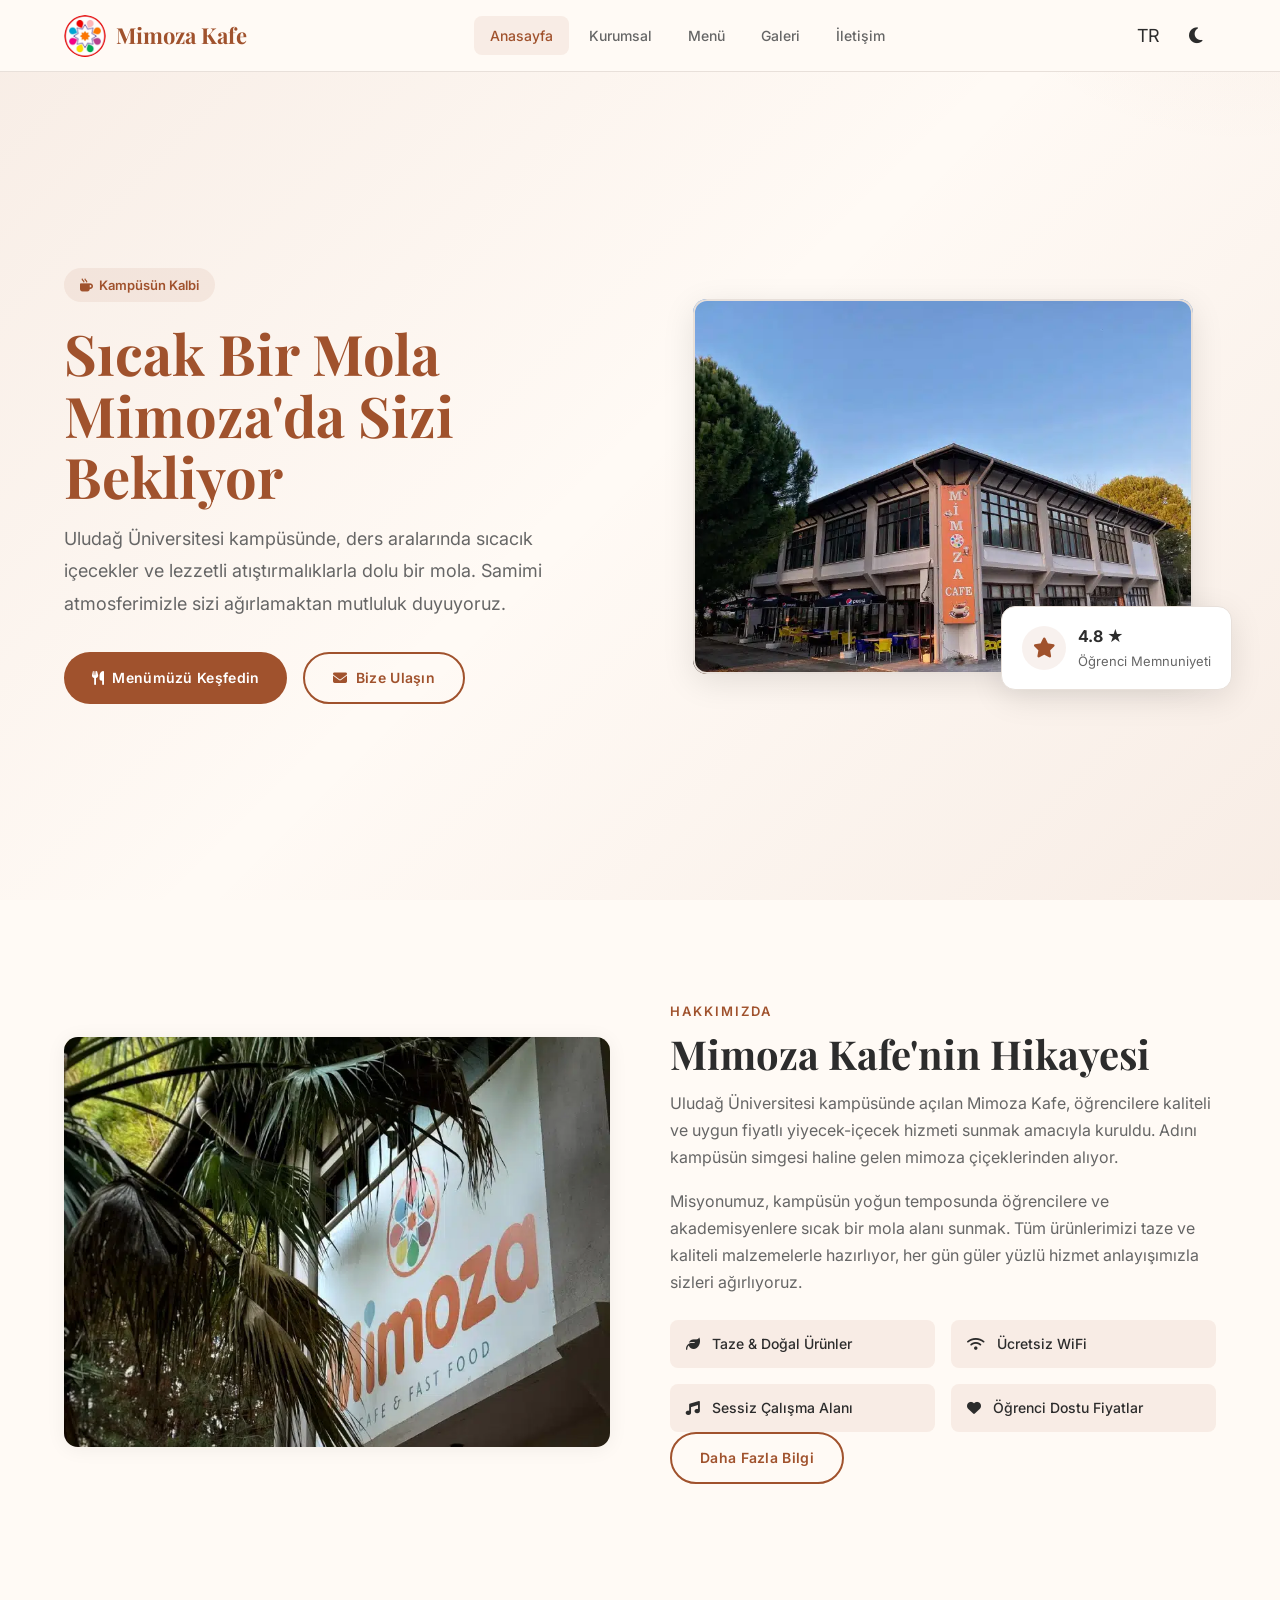
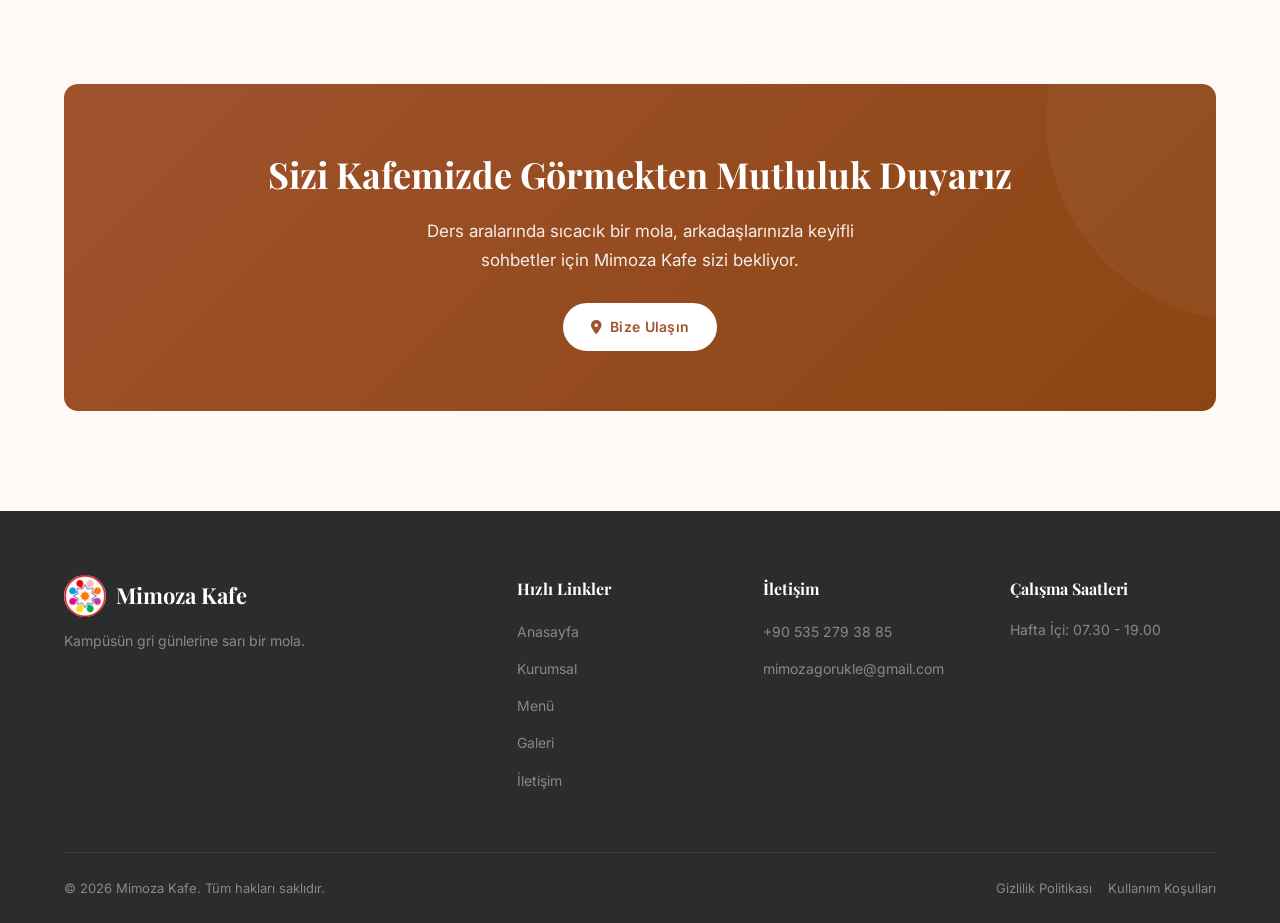
<file: index.html>
<!DOCTYPE html>
<html lang="tr" data-theme="light">

<head>
  <meta charset="UTF-8">
  <meta name="viewport" content="width=device-width, initial-scale=1.0">
  <title>Mimoza Kafe — Kampüsün Sarı Molası / Anasayfa</title>
  <meta name="description" content="Uludağ Üniversitesi kampüsünde sıcak içecekler, lezzetli atıştırmalıklar ve samimi atmosfer. Mimoza Kafe'ye hoş geldiniz.">
  <meta name="author" content="Mimoza Kafe">
  <meta name="theme-color" content="#a0522d">
  <link rel="canonical" href="https://resonant-frangollo-cd8391.netlify.app/anasayfa">
  <link rel="icon" href="images/logo.webp" type="image/svg+xml">
  <link rel="apple-touch-icon" href="images/logo.webp">
  <meta property="og:title" content="Mimoza Kafe - Anasayfa">
  <meta property="og:description" content="Kampüsün gri günlerine sarı bir mola. Uludağ Üniversitesi kampüsünde sıcak içecekler, lezzetli atıştırmalıklar ve samimi atmosfer.">
  <meta property="og:type" content="website">
  <meta property="og:url" content="https://resonant-frangollo-cd8391.netlify.app/">
  <meta property="og:image" content="https://resonant-frangollo-cd8391.netlify.app/images/logo.webp">
  <meta property="og:locale" content="tr_TR">
  <meta name="twitter:card" content="summary_large_image">
  <meta name="twitter:title" content="Mimoza Kafe - Anasayfa">
  <meta name="twitter:description" content="Kampüsün gri günlerine sarı bir mola.">
  <link rel="preconnect" href="https://fonts.googleapis.com">
  <link rel="preconnect" href="https://fonts.gstatic.com" crossorigin>
  <link rel="preload" as="style" href="https://fonts.googleapis.com/css2?family=Playfair+Display:wght@400;500;600;700&family=Inter:wght@300;400;500;600;700&display=swap">
  <link rel="stylesheet" href="https://fonts.googleapis.com/css2?family=Playfair+Display:wght@400;500;600;700&family=Inter:wght@300;400;500;600;700&display=swap" media="print" onload="this.media='all'">
  <link rel="preconnect" href="https://cdnjs.cloudflare.com">
  <link rel="stylesheet" href="https://cdnjs.cloudflare.com/ajax/libs/font-awesome/6.5.0/css/all.min.css" media="print" onload="this.media='all'">
  <link rel="preload" as="image" href="images/1.webp" fetchpriority="high">
  <link rel="stylesheet" href="css/ortak.css">
  <link rel="stylesheet" href="css/anasayfa.css">
  <script async src="https://www.googletagmanager.com/gtag/js?id=G-E82VGXR2VX"></script>
  <script>window.dataLayer = window.dataLayer || []; function gtag() { dataLayer.push(arguments); } gtag('js', new Date()); gtag('config', 'G-E82VGXR2VX');</script>
</head>

<body>
  <a href="#main" class="skip-link" data-i18n="skipLink">Ana içeriğe geç</a>
  <header class="header" role="banner">
    <div class="container">
      <a href="index.html" class="header-logo" aria-label="Mimoza Kafe Ana Sayfa">
        <img src="images/logo.webp" alt="Mimoza Kafe Logo" class="header-logo-img" width="42" height="42" loading="eager">
        <span>Mimoza Kafe</span>
      </a>
      <nav class="nav" id="mainNav" role="navigation" aria-label="Ana navigasyon">
        <a href="index.html" class="active" data-i18n="navHome">Anasayfa</a>
        <a href="kurumsal.html" data-i18n="navAbout">Kurumsal</a>
        <a href="menu.html" data-i18n="navMenu">Menü</a>
        <a href="galeri.html" data-i18n="navGallery">Galeri</a>
        <a href="iletisim.html" data-i18n="navContact">İletişim</a>
      </nav>
      <div class="header-controls">
        <button class="header-btn" id="langToggle" aria-label="Dil değiştir / Switch language" title="EN">
          <span id="langLabel">TR</span>
        </button>
        <button class="header-btn" id="themeToggle" aria-label="Karanlık modu değiştir">
          <i class="fas fa-moon" id="themeIcon"></i>
        </button>
        <button class="header-btn hamburger" id="hamburgerBtn" aria-label="Menüyü aç/kapat" aria-expanded="false" aria-controls="mainNav">
          <i class="fas fa-bars" id="hamburgerIcon"></i>
        </button>
      </div>
    </div>
  </header>
  <main id="main" role="main">
    <section id="hero" class="hero" aria-label="Hoş geldiniz">
      <div class="container">
        <div class="sr-reveal">
          <div class="hero-badge"><i class="fas fa-mug-hot"></i> <span data-i18n="heroBadge">Kampüsün Kalbi</span></div>
          <h1 class="hero-title"><span data-i18n="heroTitle1">Sıcak Bir Mola</span><br><span data-i18n="heroTitle2">Mimoza'da Sizi Bekliyor</span></h1>
          <p class="hero-desc" data-i18n="heroDesc">Uludağ Üniversitesi kampüsünde, ders aralarında sıcacık içecekler ve lezzetli atıştırmalıklarla dolu bir mola. Samimi atmosferimizle sizi ağırlamaktan mutluluk duyuyoruz.</p>
          <div class="hero-actions">
            <a href="menu.html" class="btn btn-primary"><i class="fas fa-utensils"></i> <span data-i18n="heroMenu">Menümüzü Keşfedin</span></a>
            <a href="iletisim.html" class="btn btn-outline"><i class="fas fa-envelope"></i> <span data-i18n="heroContact">Bize Ulaşın</span></a>
          </div>
        </div>
        <div class="hero-image sr-reveal">
          <div class="hero-img-wrap">
            <img src="images/1.webp" alt="Mimoza Kafe iç mekan" width="500" height="375" loading="eager" fetchpriority="high" decoding="sync">
          </div>
          <div class="hero-floating" aria-hidden="true">
            <div class="hero-floating-icon"><i class="fas fa-star"></i></div>
            <div class="hero-floating-text">
              <strong data-i18n="heroFloatTitle">4.8 ★</strong>
              <span data-i18n="heroFloatDesc">Öğrenci Memnuniyeti</span>
            </div>
          </div>
        </div>
      </div>
    </section>
    <section id="about" class="section" aria-labelledby="about-title">
      <div class="container">
        <div class="about-grid">
          <div class="about-image sr-reveal">
            <img src="images/3.webp" alt="Mimoza Kafe ortamı" width="600" height="450" loading="lazy">
          </div>
          <div class="about-content sr-reveal">
            <p class="section-label" data-i18n="aboutLabel">Hakkımızda</p>
            <h2 id="about-title" class="section-title" data-i18n="aboutTitle">Mimoza Kafe'nin Hikayesi</h2>
            <p class="about-text" data-i18n="aboutText1">2020 yılında Uludağ Üniversitesi kampüsünde açılan Mimoza Kafe, öğrencilere kaliteli ve uygun fiyatlı yiyecek-içecek hizmeti sunmak amacıyla kuruldu.</p>
            <p class="about-text" data-i18n="aboutText2">Misyonumuz, kampüsün yoğun temposunda öğrencilere ve akademisyenlere sıcak bir mola alanı sunmak. Tüm ürünlerimizi taze ve kaliteli malzemelerle hazırlıyor, her gün güler yüzlü hizmet anlayışımızla sizleri ağırlıyoruz.</p>
            <aside class="about-features">
              <div class="about-feature"><i class="fas fa-leaf"></i> <span data-i18n="feature1">Taze & Doğal Ürünler</span></div>
              <div class="about-feature"><i class="fas fa-wifi"></i> <span data-i18n="feature2">Ücretsiz WiFi</span></div>
              <div class="about-feature"><i class="fas fa-music"></i> <span data-i18n="feature3">Sessiz Çalışma Alanı</span></div>
              <div class="about-feature"><i class="fas fa-heart"></i> <span data-i18n="feature4">Öğrenci Dostu Fiyatlar</span></div>
            </aside>
            <a href="kurumsal.html" class="btn btn-outline about-btn"><span data-i18n="heroAbout">Daha Fazla Bilgi</span></a>
          </div>
        </div>
      </div>
    </section>
    <section id="cta" class="section" aria-labelledby="cta-title">
      <div class="container">
        <div class="cta-banner sr-reveal">
          <h2 id="cta-title" data-i18n="ctaTitle">Sizi Kafemizde Görmekten Mutluluk Duyarız</h2>
          <p data-i18n="ctaDesc">Ders aralarında sıcacık bir mola, arkadaşlarınızla keyifli sohbetler için Mimoza Kafe sizi bekliyor.</p>
          <a href="iletisim.html" class="btn"><i class="fas fa-map-marker-alt"></i> <span data-i18n="ctaBtn">Bize Ulaşın</span></a>
        </div>
      </div>
    </section>
  </main>
  <footer class="footer" role="contentinfo">
    <div class="container">
      <div class="footer-grid">
        <div class="footer-brand">
          <a href="index.html" class="header-logo" aria-label="Mimoza Kafe">
            <img src="images/logo.webp" alt="Mimoza Kafe Logo" class="header-logo-img" width="42" height="42" loading="lazy">
            <span>Mimoza Kafe</span>
          </a>
          <p data-i18n="footerDesc">Kampüsün gri günlerine sarı bir mola.</p>
        </div>
        <div>
          <h4 data-i18n="footerQuick">Hızlı Linkler</h4>
          <ul>
            <li><a href="index.html" data-i18n="navHome">Anasayfa</a></li>
            <li><a href="kurumsal.html" data-i18n="navAbout">Kurumsal</a></li>
            <li><a href="menu.html" data-i18n="navMenu">Menü</a></li>
            <li><a href="galeri.html" data-i18n="navGallery">Galeri</a></li>
            <li><a href="iletisim.html" data-i18n="navContact">İletişim</a></li>
          </ul>
        </div>
        <div>
          <h4 data-i18n="footerContact">İletişim</h4>
          <ul>
            <li><a href="tel:+905352793885">+90 535 279 38 85</a></li>
            <li><a href="mailto:mimozagorukle@gmail.com">mimozagorukle@gmail.com</a></li>
          </ul>
        </div>
        <div>
          <h4 data-i18n="footerHours">Çalışma Saatleri</h4>
          <ul>
            <li class="footer-text" data-i18n="footerWeekdays">Hafta İçi: 07.30 - 19.00</li>
          </ul>
        </div>
      </div>
      <div class="footer-bottom">
        <p>© 2026 Mimoza Kafe. <span data-i18n="footerRights">Tüm hakları saklıdır.</span></p>
        <div class="footer-bottom-links">
          <a href="#" data-i18n="footerPrivacy">Gizlilik Politikası</a>
          <a href="#" data-i18n="footerTerms">Kullanım Koşulları</a>
        </div>
      </div>
    </div>
  </footer>
  <button class="to-top" id="toTopBtn" aria-label="Yukarı çık"><i class="fas fa-arrow-up"></i></button>
  <script src="js/ortak.js" defer></script>
</body>

</html>
</file>
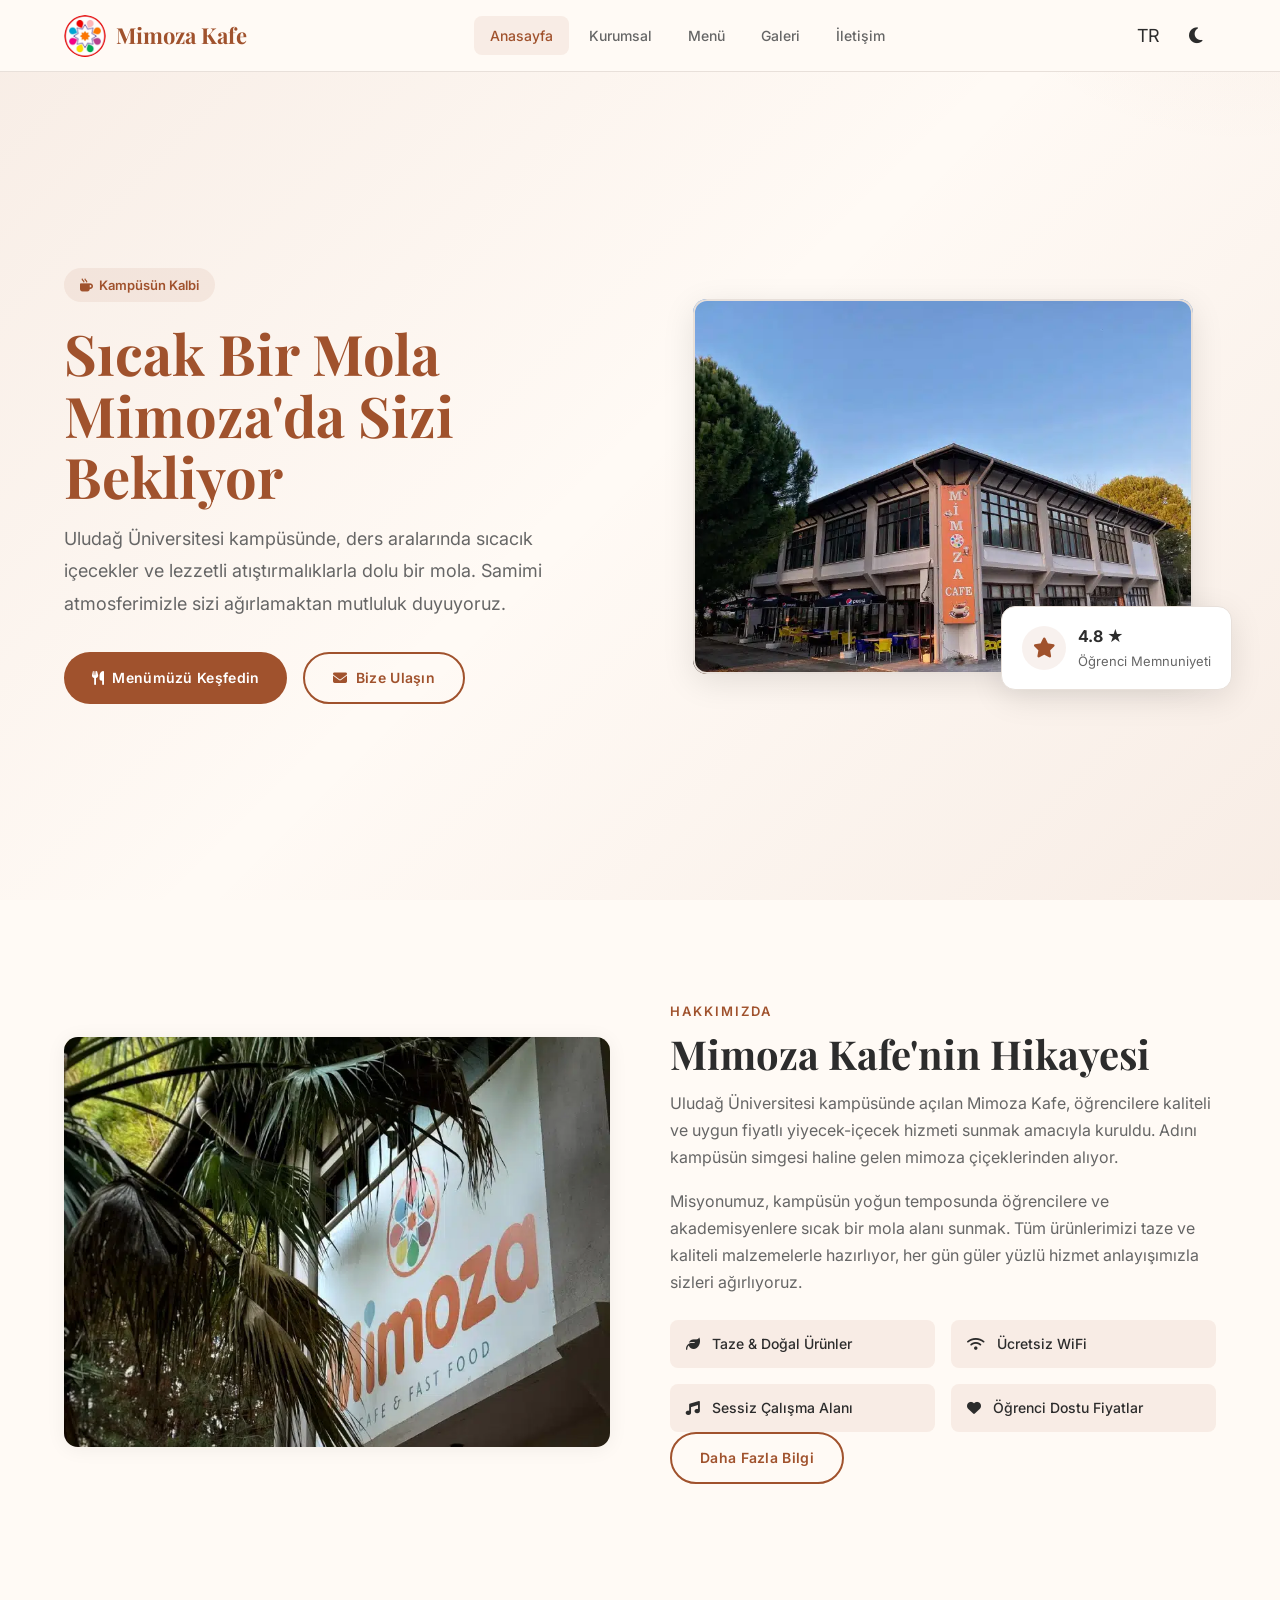
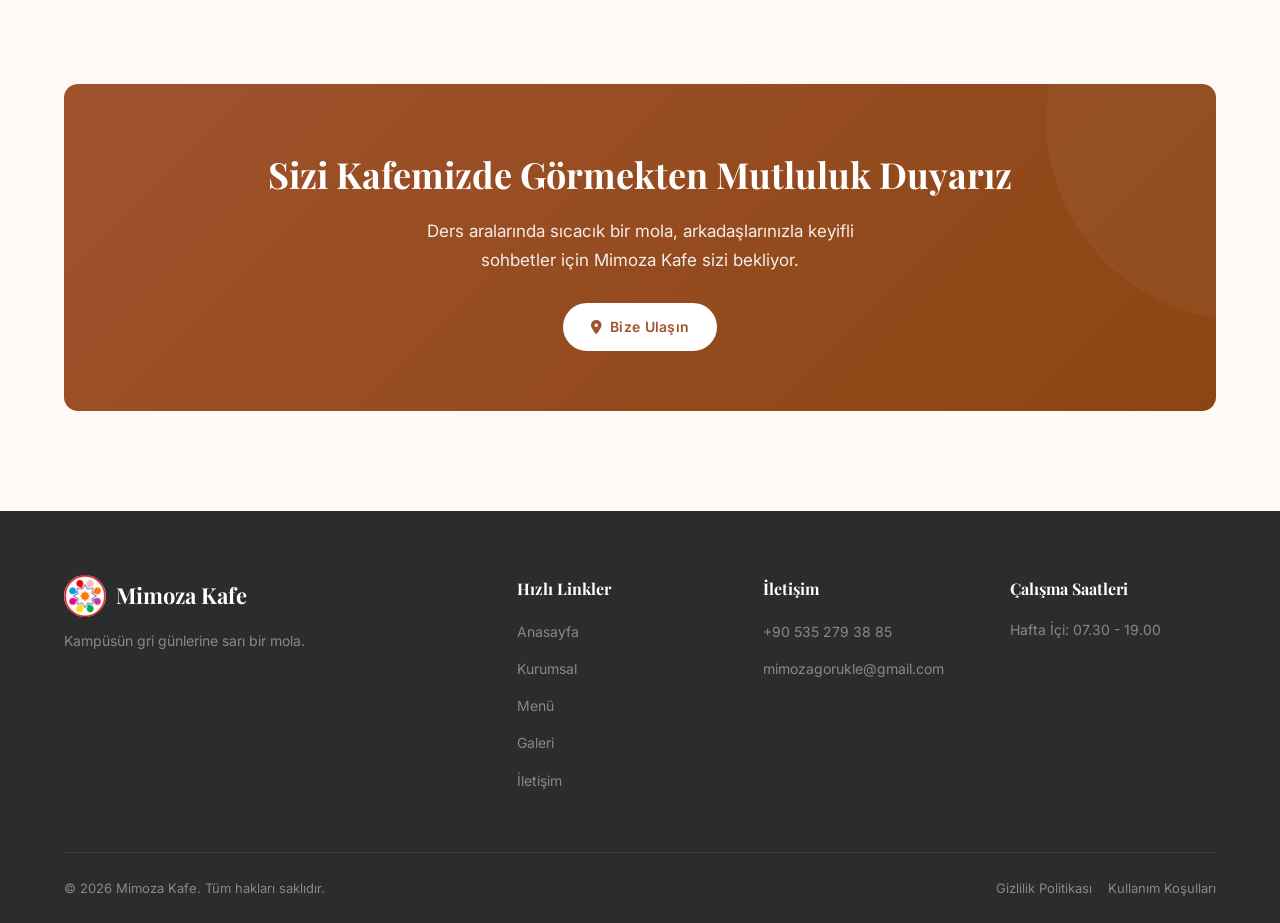
<file: anasayfa.html>
<!DOCTYPE html>
<html lang="tr" data-theme="light">

<head>
  <meta charset="UTF-8">
  <meta name="viewport" content="width=device-width, initial-scale=1.0">
  <title>Mimoza Kafe — Kampüsün Sarı Molası / Anasayfa</title>
  <meta name="description" content="Uludağ Üniversitesi kampüsünde sıcak içecekler, lezzetli atıştırmalıklar ve samimi atmosfer. Mimoza Kafe'ye hoş geldiniz.">
  <meta name="author" content="Mimoza Kafe">
  <meta name="theme-color" content="#a0522d">
  <link rel="canonical" href="https://resonant-frangollo-cd8391.netlify.app/anasayfa">
  <link rel="icon" href="images/logo.webp" type="image/svg+xml">
  <link rel="apple-touch-icon" href="images/logo.webp">
  <meta property="og:title" content="Mimoza Kafe - Anasayfa">
  <meta property="og:description" content="Kampüsün gri günlerine sarı bir mola. Uludağ Üniversitesi kampüsünde sıcak içecekler, lezzetli atıştırmalıklar ve samimi atmosfer.">
  <meta property="og:type" content="website">
  <meta property="og:url" content="https://resonant-frangollo-cd8391.netlify.app/">
  <meta property="og:image" content="https://resonant-frangollo-cd8391.netlify.app/images/logo.webp">
  <meta property="og:locale" content="tr_TR">
  <meta name="twitter:card" content="summary_large_image">
  <meta name="twitter:title" content="Mimoza Kafe - Anasayfa">
  <meta name="twitter:description" content="Kampüsün gri günlerine sarı bir mola.">
  <link rel="preconnect" href="https://fonts.googleapis.com">
  <link rel="preconnect" href="https://fonts.gstatic.com" crossorigin>
  <link href="https://fonts.googleapis.com/css2?family=Playfair+Display:wght@400;500;600;700&family=Inter:wght@300;400;500;600;700&display=swap" rel="stylesheet">
  <link rel="preconnect" href="https://cdnjs.cloudflare.com">
  <link rel="stylesheet" href="https://cdnjs.cloudflare.com/ajax/libs/font-awesome/6.5.0/css/all.min.css" media="print" onload="this.media='all'">
  <link rel="stylesheet" href="css/ortak.css">
  <link rel="stylesheet" href="css/anasayfa.css">
  <script async src="https://www.googletagmanager.com/gtag/js?id=G-E82VGXR2VX"></script>
  <script>window.dataLayer = window.dataLayer || []; function gtag() { dataLayer.push(arguments); } gtag('js', new Date()); gtag('config', 'G-E82VGXR2VX');</script>
</head>

<body>
  <a href="#main" class="skip-link" data-i18n="skipLink">Ana içeriğe geç</a>
  <header class="header" role="banner">
    <div class="container">
      <a href="anasayfa.html" class="header-logo" aria-label="Mimoza Kafe Ana Sayfa">
        <img src="images/logo.webp" alt="Mimoza Kafe Logo" class="header-logo-img" width="42" height="42" loading="eager">
        <span>Mimoza Kafe</span>
      </a>
      <nav class="nav" id="mainNav" role="navigation" aria-label="Ana navigasyon">
        <a href="anasayfa.html" class="active" data-i18n="navHome">Anasayfa</a>
        <a href="kurumsal.html" data-i18n="navAbout">Kurumsal</a>
        <a href="menu.html" data-i18n="navMenu">Menü</a>
        <a href="galeri.html" data-i18n="navGallery">Galeri</a>
        <a href="iletisim.html" data-i18n="navContact">İletişim</a>
      </nav>
      <div class="header-controls">
        <button class="header-btn" id="langToggle" aria-label="Dil değiştir / Switch language" title="EN">
          <span id="langLabel">TR</span>
        </button>
        <button class="header-btn" id="themeToggle" aria-label="Karanlık modu değiştir">
          <i class="fas fa-moon" id="themeIcon"></i>
        </button>
        <button class="header-btn hamburger" id="hamburgerBtn" aria-label="Menüyü aç/kapat" aria-expanded="false" aria-controls="mainNav">
          <i class="fas fa-bars" id="hamburgerIcon"></i>
        </button>
      </div>
    </div>
  </header>
  <main id="main" role="main">
    <section id="hero" class="hero" aria-label="Hoş geldiniz">
      <div class="container">
        <div class="sr-reveal">
          <div class="hero-badge"><i class="fas fa-mug-hot"></i> <span data-i18n="heroBadge">Kampüsün Kalbi</span></div>
          <h1 class="hero-title"><span data-i18n="heroTitle1">Sıcak Bir Mola</span><br><span data-i18n="heroTitle2">Mimoza'da Sizi Bekliyor</span></h1>
          <p class="hero-desc" data-i18n="heroDesc">Uludağ Üniversitesi kampüsünde, ders aralarında sıcacık içecekler ve lezzetli atıştırmalıklarla dolu bir mola. Samimi atmosferimizle sizi ağırlamaktan mutluluk duyuyoruz.</p>
          <div class="hero-actions">
            <a href="menu.html" class="btn btn-primary"><i class="fas fa-utensils"></i> <span data-i18n="heroMenu">Menümüzü Keşfedin</span></a>
            <a href="iletisim.html" class="btn btn-outline"><i class="fas fa-envelope"></i> <span data-i18n="heroContact">Bize Ulaşın</span></a>
          </div>
        </div>
        <div class="hero-image sr-reveal">
          <div class="hero-img-wrap">
            <img src="images/1.webp" alt="Mimoza Kafe iç mekan" width="500" height="375" loading="eager">
          </div>
          <div class="hero-floating" aria-hidden="true">
            <div class="hero-floating-icon"><i class="fas fa-star"></i></div>
            <div class="hero-floating-text">
              <strong data-i18n="heroFloatTitle">4.8 ★</strong>
              <span data-i18n="heroFloatDesc">Öğrenci Memnuniyeti</span>
            </div>
          </div>
        </div>
      </div>
    </section>
    <section id="about" class="section" aria-labelledby="about-title">
      <div class="container">
        <div class="about-grid">
          <div class="about-image sr-reveal">
            <img src="images/3.webp" alt="Mimoza Kafe ortamı" width="600" height="450" loading="lazy">
          </div>
          <div class="about-content sr-reveal">
            <p class="section-label" data-i18n="aboutLabel">Hakkımızda</p>
            <h2 id="about-title" class="section-title" data-i18n="aboutTitle">Mimoza Kafe'nin Hikayesi</h2>
            <p class="about-text" data-i18n="aboutText1">2020 yılında Uludağ Üniversitesi kampüsünde açılan Mimoza Kafe, öğrencilere kaliteli ve uygun fiyatlı yiyecek-içecek hizmeti sunmak amacıyla kuruldu.</p>
            <p class="about-text" data-i18n="aboutText2">Misyonumuz, kampüsün yoğun temposunda öğrencilere ve akademisyenlere sıcak bir mola alanı sunmak. Tüm ürünlerimizi taze ve kaliteli malzemelerle hazırlıyor, her gün güler yüzlü hizmet anlayışımızla sizleri ağırlıyoruz.</p>
            <aside class="about-features">
              <div class="about-feature"><i class="fas fa-leaf"></i> <span data-i18n="feature1">Taze & Doğal Ürünler</span></div>
              <div class="about-feature"><i class="fas fa-wifi"></i> <span data-i18n="feature2">Ücretsiz WiFi</span></div>
              <div class="about-feature"><i class="fas fa-music"></i> <span data-i18n="feature3">Sessiz Çalışma Alanı</span></div>
              <div class="about-feature"><i class="fas fa-heart"></i> <span data-i18n="feature4">Öğrenci Dostu Fiyatlar</span></div>
            </aside>
            <a href="kurumsal.html" class="btn btn-outline about-btn"><span data-i18n="heroAbout">Daha Fazla Bilgi</span></a>
          </div>
        </div>
      </div>
    </section>
    <section id="cta" class="section" aria-labelledby="cta-title">
      <div class="container">
        <div class="cta-banner sr-reveal">
          <h2 id="cta-title" data-i18n="ctaTitle">Sizi Kafemizde Görmekten Mutluluk Duyarız</h2>
          <p data-i18n="ctaDesc">Ders aralarında sıcacık bir mola, arkadaşlarınızla keyifli sohbetler için Mimoza Kafe sizi bekliyor.</p>
          <a href="iletisim.html" class="btn"><i class="fas fa-map-marker-alt"></i> <span data-i18n="ctaBtn">Bize Ulaşın</span></a>
        </div>
      </div>
    </section>
  </main>
  <footer class="footer" role="contentinfo">
    <div class="container">
      <div class="footer-grid">
        <div class="footer-brand">
          <a href="anasayfa.html" class="header-logo" aria-label="Mimoza Kafe">
            <img src="images/logo.webp" alt="Mimoza Kafe Logo" class="header-logo-img" width="42" height="42" loading="lazy">
            <span>Mimoza Kafe</span>
          </a>
          <p data-i18n="footerDesc">Kampüsün gri günlerine sarı bir mola.</p>
        </div>
        <div>
          <h4 data-i18n="footerQuick">Hızlı Linkler</h4>
          <ul>
            <li><a href="anasayfa.html" data-i18n="navHome">Anasayfa</a></li>
            <li><a href="kurumsal.html" data-i18n="navAbout">Kurumsal</a></li>
            <li><a href="menu.html" data-i18n="navMenu">Menü</a></li>
            <li><a href="galeri.html" data-i18n="navGallery">Galeri</a></li>
            <li><a href="iletisim.html" data-i18n="navContact">İletişim</a></li>
          </ul>
        </div>
        <div>
          <h4 data-i18n="footerContact">İletişim</h4>
          <ul>
            <li><a href="tel:+905352793885">+90 535 279 38 85</a></li>
            <li><a href="mailto:mimozagorukle@gmail.com">mimozagorukle@gmail.com</a></li>
          </ul>
        </div>
        <div>
          <h4 data-i18n="footerHours">Çalışma Saatleri</h4>
          <ul>
            <li class="footer-text" data-i18n="footerWeekdays">Hafta İçi: 07.30 - 19.00</li>
          </ul>
        </div>
      </div>
      <div class="footer-bottom">
        <p>© 2026 Mimoza Kafe. <span data-i18n="footerRights">Tüm hakları saklıdır.</span></p>
        <div class="footer-bottom-links">
          <a href="#" data-i18n="footerPrivacy">Gizlilik Politikası</a>
          <a href="#" data-i18n="footerTerms">Kullanım Koşulları</a>
        </div>
      </div>
    </div>
  </footer>
  <button class="to-top" id="toTopBtn" aria-label="Yukarı çık"><i class="fas fa-arrow-up"></i></button>
  <script src="js/ortak.js" defer></script>
</body>

</html>
</file>
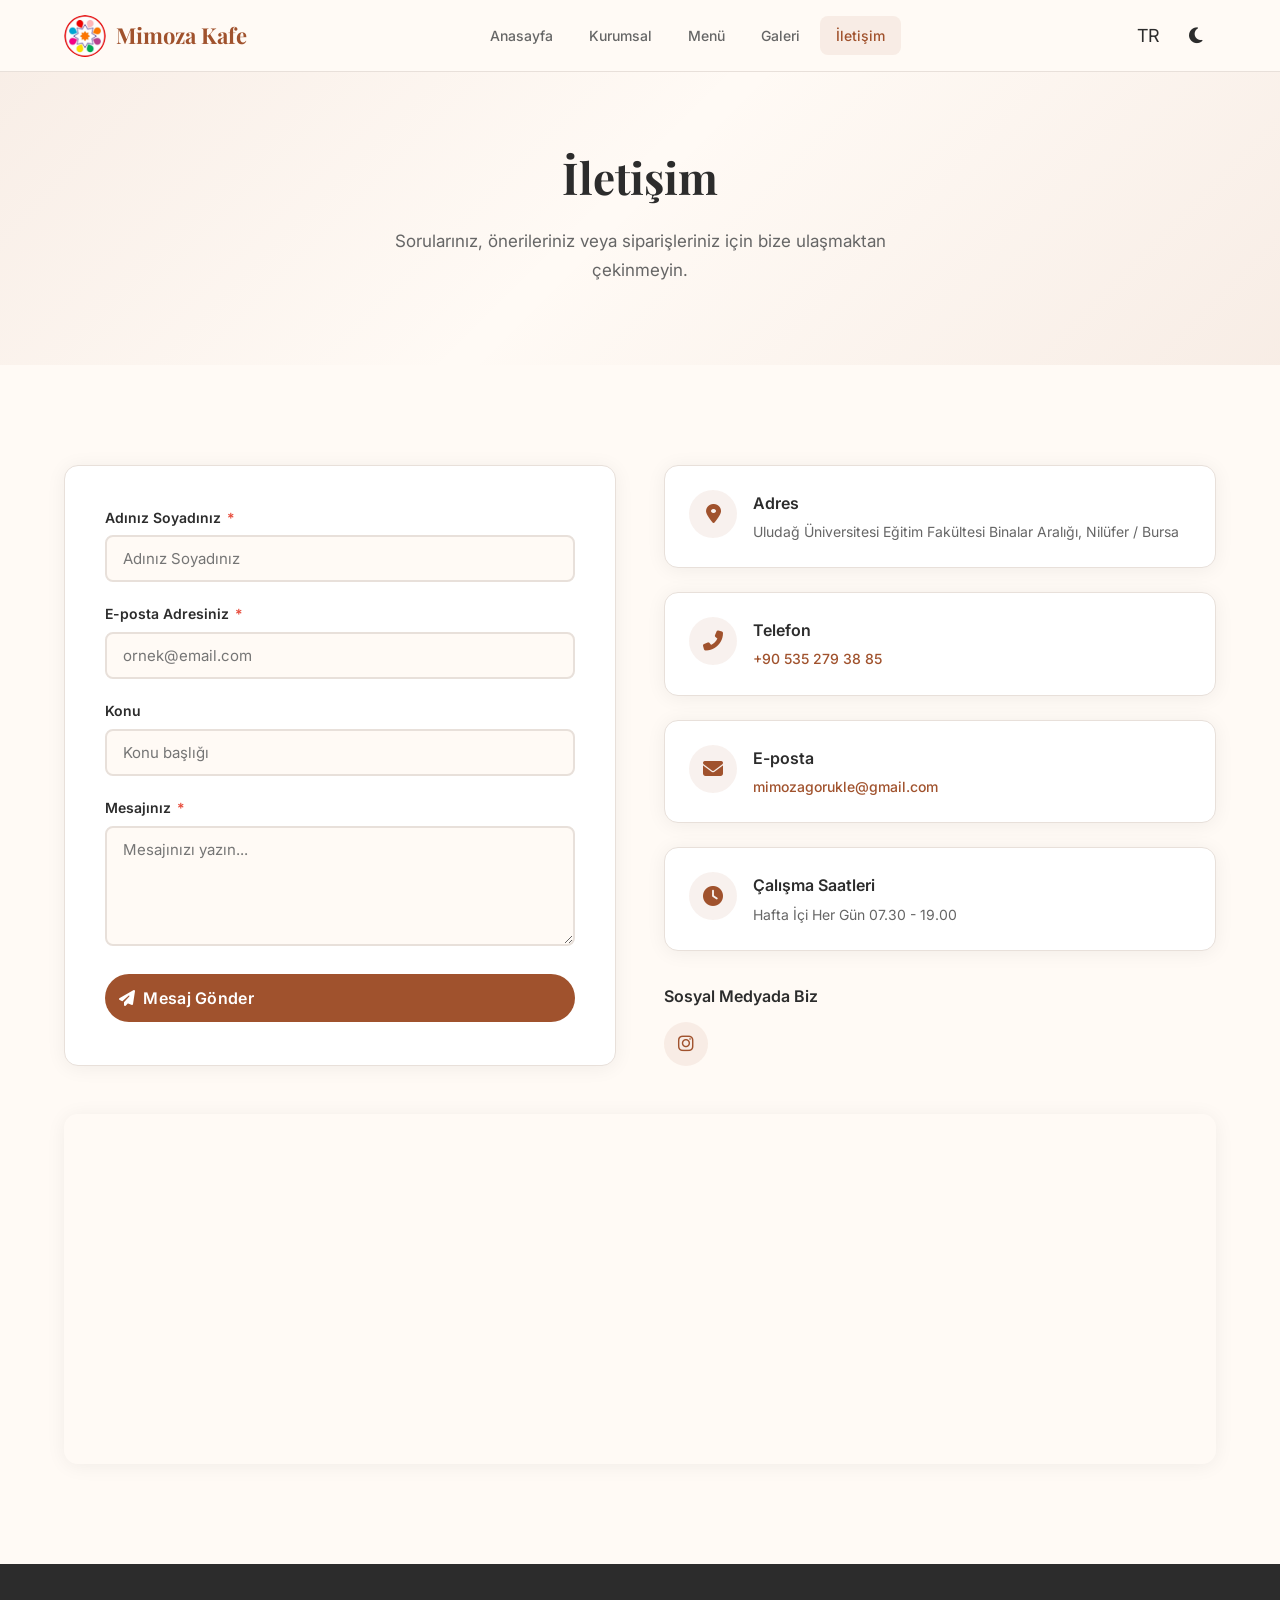
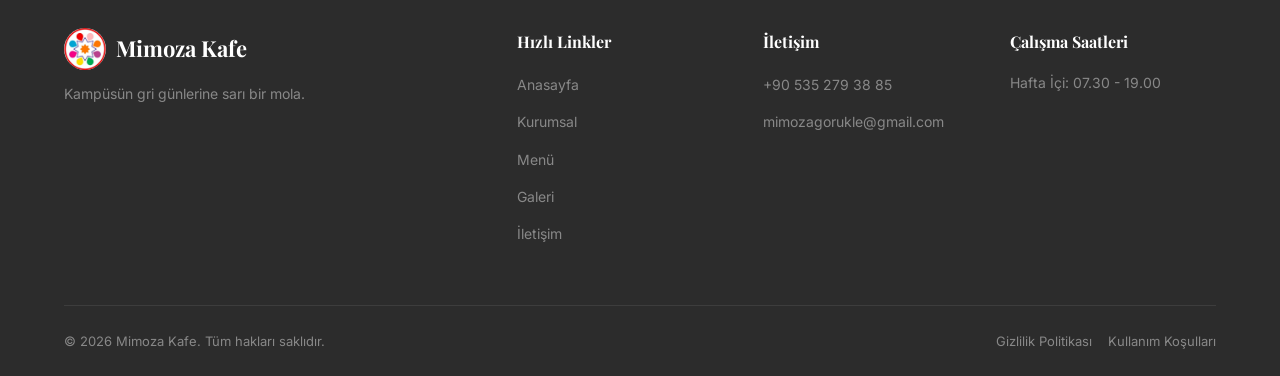
<file: iletisim.html>
<!DOCTYPE html>
<html lang="tr" data-theme="light">

<head>
  <meta charset="UTF-8">
  <meta name="viewport" content="width=device-width, initial-scale=1.0">
  <title>İletişim — Mimoza Kafe / Bize Ulaşın</title>
  <meta name="description"
    content="Mimoza Kafe ile iletişime geçin. Adres: Uludağ Üniversitesi Eğitim Fakültesi Binalar Aralığı, Nilüfer/Bursa. Telefon ve e-posta ile bize ulaşabilirsiniz.">
  <meta name="author" content="Mimoza Kafe">
  <meta name="theme-color" content="#a0522d">
  <link rel="canonical" href="https://resonant-frangollo-cd8391.netlify.app/iletisim">
  <link rel="icon" href="images/logo.webp" type="image/svg+xml">
  <link rel="apple-touch-icon" href="images/logo.webp">
  <meta property="og:title" content="İletişim - Mimoza Kafe">
  <meta property="og:description" content="Bize ulaşın: Uludağ Üniversitesi kampüsünde sizi bekliyoruz.">
  <meta property="og:type" content="website">
  <meta property="og:url" content="https://resonant-frangollo-cd8391.netlify.app/iletisim">
  <meta property="og:image" content="https://resonant-frangollo-cd8391.netlify.app/images/logo.webp">
  <meta property="og:locale" content="tr_TR">
  <meta name="twitter:card" content="summary_large_image">
  <meta name="twitter:title" content="İletişim - Mimoza Kafe">
  <meta name="twitter:description" content="Bize ulaşın, sizi kafemizde görmekten mutluluk duyarız.">
  <link rel="preconnect" href="https://fonts.googleapis.com">
  <link rel="preconnect" href="https://fonts.gstatic.com" crossorigin>
  <link rel="preload" as="style" href="https://fonts.googleapis.com/css2?family=Playfair+Display:wght@400;500;600;700&family=Inter:wght@300;400;500;600;700&display=swap">
  <link rel="stylesheet" href="https://fonts.googleapis.com/css2?family=Playfair+Display:wght@400;500;600;700&family=Inter:wght@300;400;500;600;700&display=swap" media="print" onload="this.media='all'">
  <link rel="preconnect" href="https://cdnjs.cloudflare.com">
  <link rel="stylesheet" href="https://cdnjs.cloudflare.com/ajax/libs/font-awesome/6.5.0/css/all.min.css" media="print" onload="this.media='all'">
  <link rel="stylesheet" href="css/ortak.css">
  <link rel="stylesheet" href="css/iletisim.css">
  <script async src="https://www.googletagmanager.com/gtag/js?id=G-E82VGXR2VX"></script>
  <script>window.dataLayer = window.dataLayer || []; function gtag() { dataLayer.push(arguments); } gtag('js', new Date()); gtag('config', 'G-E82VGXR2VX');</script>
</head>

<body>
  <a href="#main" class="skip-link" data-i18n="skipLink">Ana içeriğe geç</a>
  <header class="header" role="banner">
    <div class="container">
      <a href="index.html" class="header-logo" aria-label="Mimoza Kafe Ana Sayfa">
        <img src="images/logo.webp" alt="Mimoza Kafe Logo" class="header-logo-img" width="42" height="42"
          loading="eager">
        <span>Mimoza Kafe</span>
      </a>
      <nav class="nav" id="mainNav" role="navigation" aria-label="Ana navigasyon">
        <a href="index.html" data-i18n="navHome">Anasayfa</a>
        <a href="kurumsal.html" data-i18n="navAbout">Kurumsal</a>
        <a href="menu.html" data-i18n="navMenu">Menü</a>
        <a href="galeri.html" data-i18n="navGallery">Galeri</a>
        <a href="iletisim.html" class="active" data-i18n="navContact">İletişim</a>
      </nav>
      <div class="header-controls">
        <button class="header-btn" id="langToggle" aria-label="Dil değiştir / Switch language" title="EN">
          <span id="langLabel">TR</span>
        </button>
        <button class="header-btn" id="themeToggle" aria-label="Karanlık modu değiştir">
          <i class="fas fa-moon" id="themeIcon"></i>
        </button>
        <button class="header-btn hamburger" id="hamburgerBtn" aria-label="Menüyü aç/kapat" aria-expanded="false"
          aria-controls="mainNav">
          <i class="fas fa-bars" id="hamburgerIcon"></i>
        </button>
      </div>
    </div>
  </header>
  <main id="main" role="main">
    <section class="page-hero">
      <div class="container">
        <h1 data-i18n="contactPageTitle">İletişim</h1>
        <p data-i18n="contactPageDesc">Sorularınız, önerileriniz veya siparişleriniz için bize ulaşmaktan çekinmeyin.
        </p>
      </div>
    </section>
    <section class="section" aria-labelledby="contact-main-title">
      <div class="container">
        <div class="contact-grid">
          <div class="contact-form sr-reveal" id="contactFormWrapper">
            <form id="contactForm" action="https://formspree.io/f/mrevbkvl" method="POST" novalidate>
              <div class="form-success" id="formSuccess">
                <i class="fas fa-check-circle"></i>
                <h3 data-i18n="formSuccessTitle">Mesajınız Alındı!</h3>
                <p data-i18n="formSuccessText">En kısa sürede size dönüş yapacağız. Teşekkür ederiz.</p>
              </div>
              <div id="formFields">
                <div class="form-group">
                  <label class="form-label" for="contactName">Adınız Soyadınız <span class="required">*</span></label>
                  <input class="form-control" id="contactName" name="name" type="text" required
                    data-i18n-placeholder="formNamePlace" placeholder="Adınız Soyadınız">
                  <div class="form-error" data-i18n="formNameError">Lütfen adınızı girin.</div>
                </div>
                <div class="form-group">
                  <label class="form-label" for="contactEmail">E-posta Adresiniz <span class="required">*</span></label>
                  <input class="form-control" id="contactEmail" name="email" type="email" required
                    data-i18n-placeholder="formEmailPlace" placeholder="ornek@email.com">
                  <div class="form-error" data-i18n="formEmailError">Lütfen geçerli bir e-posta girin.</div>
                </div>
                <div class="form-group">
                  <label class="form-label" for="contactSubject" data-i18n="formSubject">Konu</label>
                  <input class="form-control" id="contactSubject" name="subject" type="text"
                    data-i18n-placeholder="formSubjectPlace" placeholder="Konu başlığı">
                </div>
                <div class="form-group">
                  <label class="form-label" for="contactMessage">Mesajınız <span class="required">*</span></label>
                  <textarea class="form-control" id="contactMessage" name="message" required
                    data-i18n-placeholder="formMessagePlace" placeholder="Mesajınızı yazın..."></textarea>
                  <div class="form-error" data-i18n="formMessageError">Lütfen mesajınızı girin.</div>
                </div>
                <button type="submit" class="btn btn-primary form-submit">
                  <i class="fas fa-paper-plane"></i> <span data-i18n="formSubmit">Mesaj Gönder</span>
                </button>
              </div>
            </form>
          </div>
          <div class="contact-info sr-reveal">
            <div class="contact-card">
              <div class="contact-card-icon"><i class="fas fa-map-marker-alt"></i></div>
              <div>
                <h2 class="contact-card-title" data-i18n="contactAddressTitle">Adres</h2>
                <p class="contact-card-text">Uludağ Üniversitesi Eğitim Fakültesi Binalar Aralığı, Nilüfer / Bursa</p>
              </div>
            </div>
            <div class="contact-card">
              <div class="contact-card-icon"><i class="fas fa-phone-alt"></i></div>
              <div>
                <h2 class="contact-card-title" data-i18n="contactPhoneTitle">Telefon</h2>
                <p class="contact-card-text"><a href="tel:+905352793885">+90 535 279 38 85</a></p>
              </div>
            </div>
            <div class="contact-card">
              <div class="contact-card-icon"><i class="fas fa-envelope"></i></div>
              <div>
                <h2 class="contact-card-title" data-i18n="contactEmailTitle">E-posta</h2>
                <p class="contact-card-text"><a href="mailto:mimozagorukle@gmail.com">mimozagorukle@gmail.com</a></p>
              </div>
            </div>
            <div class="contact-card">
              <div class="contact-card-icon"><i class="fas fa-clock"></i></div>
              <div>
                <h2 class="contact-card-title" data-i18n="contactHoursTitle">Çalışma Saatleri</h2>
                <p class="contact-card-text" data-i18n="contactHours">Hafta İçi Her Gün 07.30 - 19.00</p>
              </div>
            </div>
            <div class="contact-social">
              <p class="contact-social-title" data-i18n="socialTitle">Sosyal Medyada Biz</p>
              <div class="contact-social-links">
                <a href="https://www.instagram.com/mimozaacafee/?__pwa=1" target="_blank" rel="noopener noreferrer"
                  aria-label="Instagram"><i class="fab fa-instagram"></i></a>
              </div>
            </div>
          </div>
        </div>
        <div class="map-wrap sr-reveal">
          <iframe
            src="https://maps.google.com/maps?q=Uludağ%20Üniversitesi%20Eğitim%20Fakültesi,%20Görükle,%20Nilüfer/Bursa&t=&z=15&ie=UTF8&iwloc=&output=embed"
            loading="lazy" referrerpolicy="no-referrer-when-downgrade" allowfullscreen
            title="Mimoza Kafe Konumu"></iframe>
        </div>
      </div>
    </section>
  </main>
  <footer class="footer" role="contentinfo">
    <div class="container">
      <div class="footer-grid">
        <div class="footer-brand">
          <a href="index.html" class="header-logo" aria-label="Mimoza Kafe">
            <img src="images/logo.webp" alt="Mimoza Kafe Logo" class="header-logo-img" width="42" height="42"
              loading="lazy">
            <span>Mimoza Kafe</span>
          </a>
          <p data-i18n="footerDesc">Kampüsün gri günlerine sarı bir mola. </p>
        </div>
        <div>
          <h4 data-i18n="footerQuick">Hızlı Linkler</h4>
          <ul>
            <li><a href="index.html" data-i18n="navHome">Anasayfa</a></li>
            <li><a href="kurumsal.html" data-i18n="navAbout">Kurumsal</a></li>
            <li><a href="menu.html" data-i18n="navMenu">Menü</a></li>
            <li><a href="galeri.html" data-i18n="navGallery">Galeri</a></li>
            <li><a href="iletisim.html" data-i18n="navContact">İletişim</a></li>
          </ul>
        </div>
        <div>
          <h4 data-i18n="footerContact">İletişim</h4>
          <ul>
            <li><a href="tel:+905352793885">+90 535 279 38 85</a></li>
            <li><a href="mailto:mimozagorukle@gmail.com">mimozagorukle@gmail.com</a></li>
          </ul>
        </div>
        <div>
          <h4 data-i18n="footerHours">Çalışma Saatleri</h4>
          <ul>
            <li class="footer-text" data-i18n="footerWeekdays">Hafta İçi: 07.30 - 19.00</li>
          </ul>
        </div>
      </div>
      <div class="footer-bottom">
        <p>© 2026 Mimoza Kafe. <span data-i18n="footerRights">Tüm hakları saklıdır.</span></p>
        <div class="footer-bottom-links">
          <a href="#" data-i18n="footerPrivacy">Gizlilik Politikası</a>
          <a href="#" data-i18n="footerTerms">Kullanım Koşulları</a>
        </div>
      </div>
    </div>
  </footer>
  <button class="to-top" id="toTopBtn" aria-label="Yukarı çık"><i class="fas fa-arrow-up"></i></button>
  <script src="js/ortak.js" defer></script>
  <script src="js/iletisim.js" defer></script>
</body>

</html>
</file>
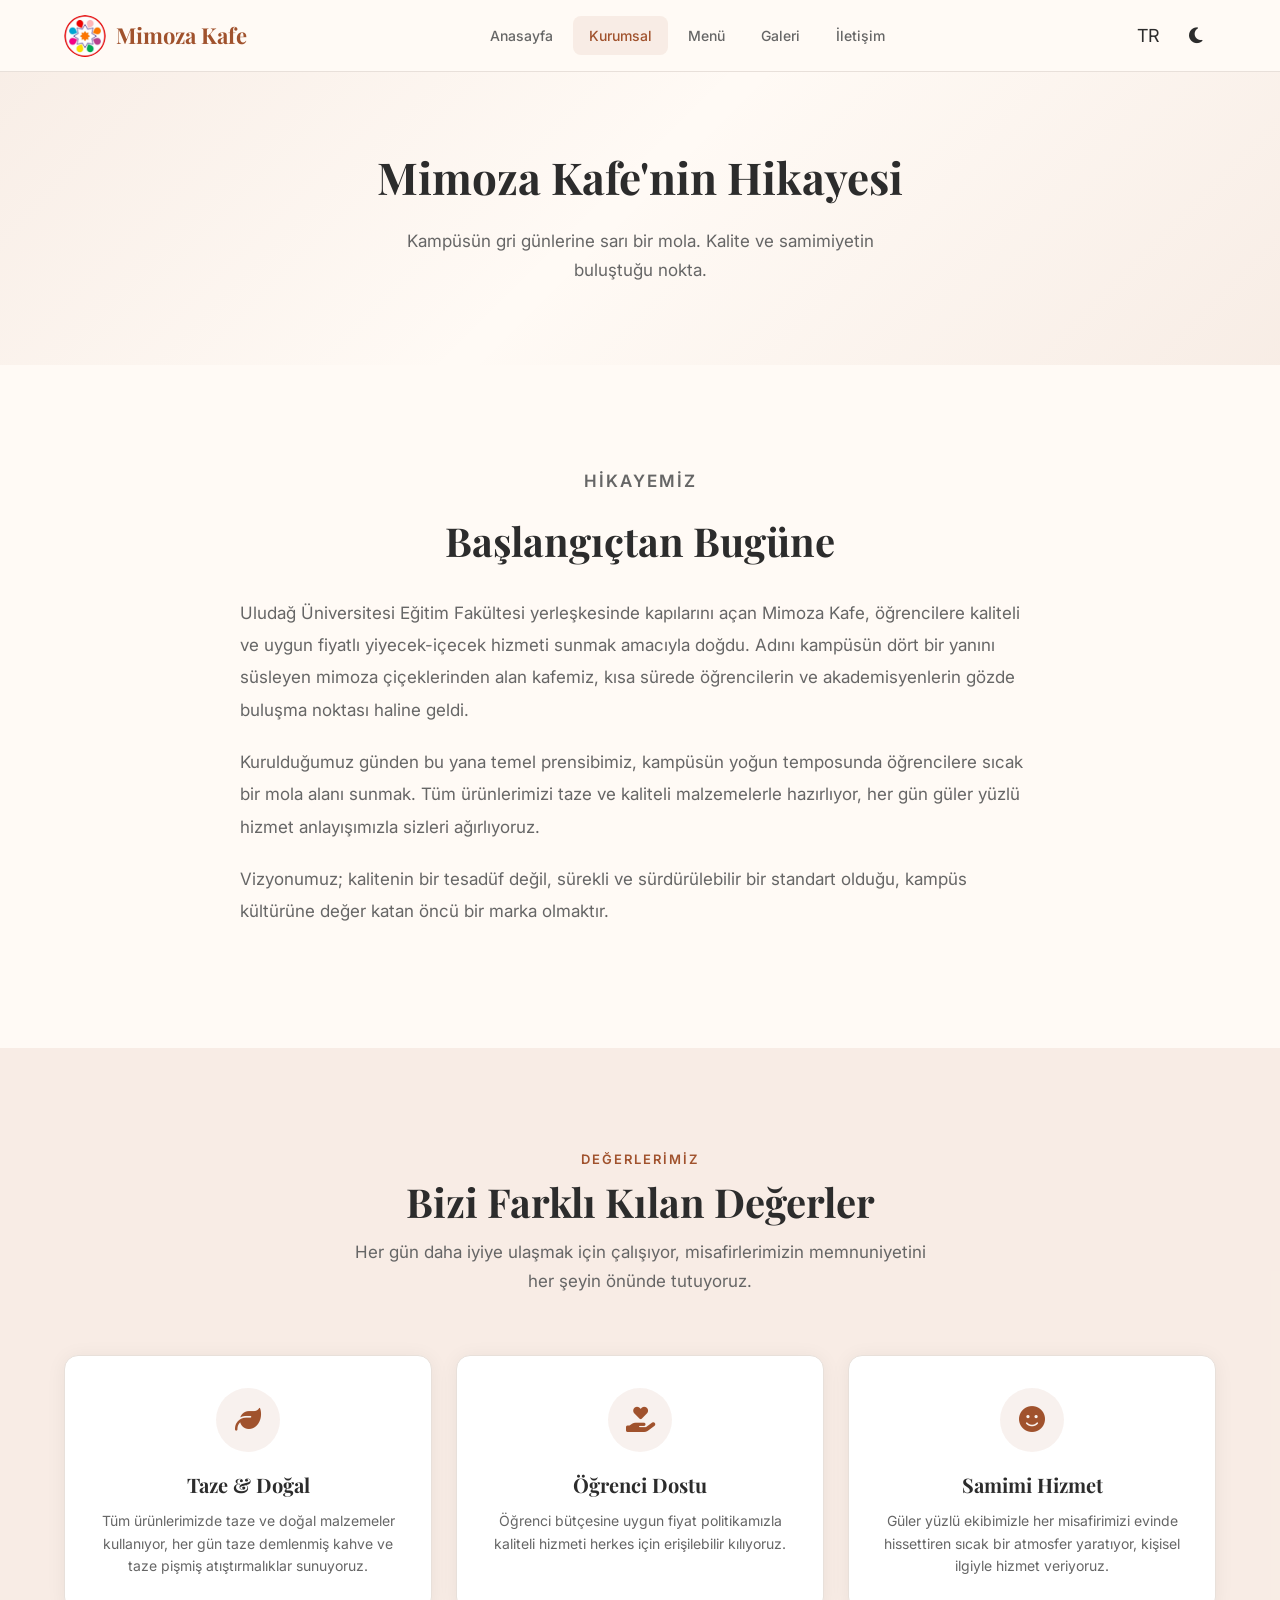
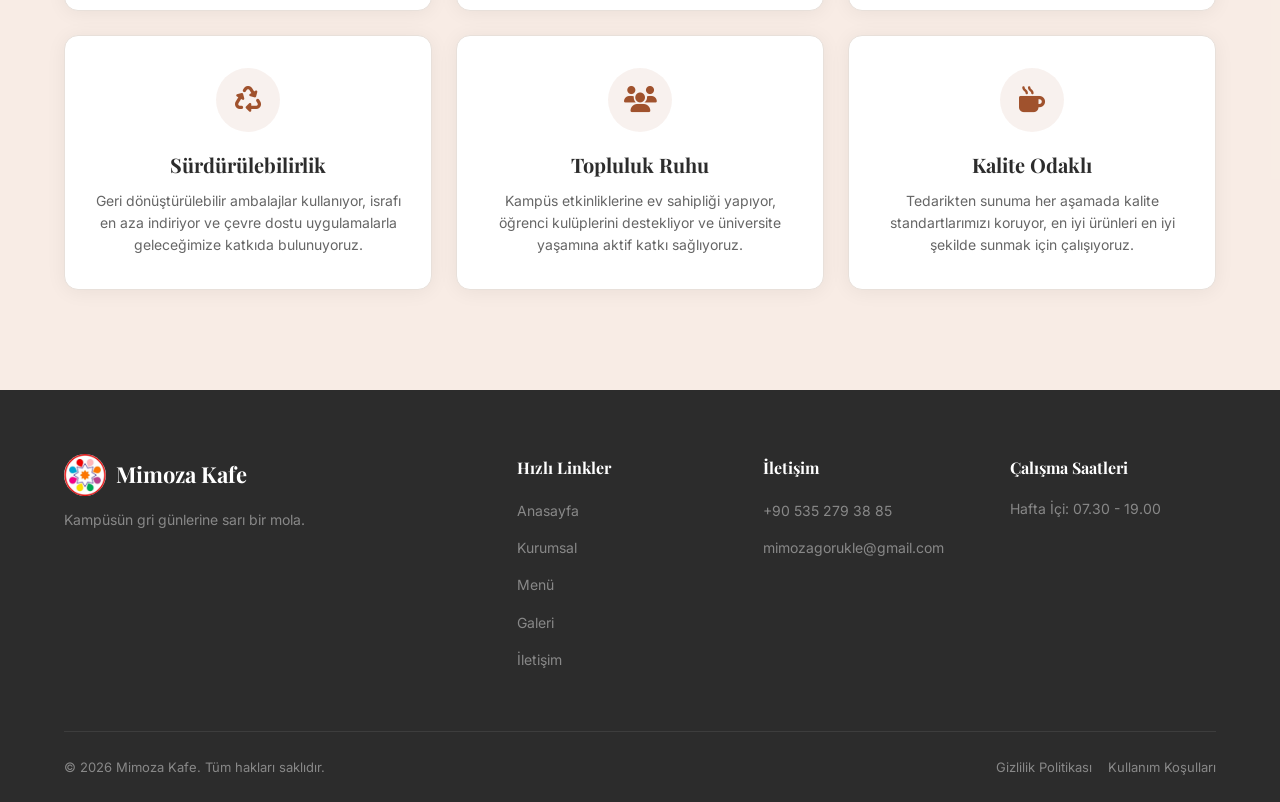
<file: kurumsal.html>
<!DOCTYPE html>
<html lang="tr" data-theme="light">

<head>
  <meta charset="UTF-8">
  <meta name="viewport" content="width=device-width, initial-scale=1.0">
  <title>Kurumsal — Mimoza Kafe / Hakkımızda</title>
  <meta name="description" content="Mimoza Kafe'nin kuruluş hikayesi, kalite vizyonu ve sürdürülebilir kampüs kültürü misyonu hakkında detaylı bilgi alın.">
  <meta name="author" content="Mimoza Kafe">
  <meta name="theme-color" content="#a0522d">
  <link rel="canonical" href="https://resonant-frangollo-cd8391.netlify.app/kurumsal">
  <link rel="icon" href="images/logo.webp" type="image/svg+xml">
  <link rel="apple-touch-icon" href="images/logo.webp">
  <meta property="og:title" content="Kurumsal - Mimoza Kafe">
  <meta property="og:description" content="Mimoza Kafe'nin kuruluş hikayesi, kalite vizyonu ve sürdürülebilir kampüs kültürü misyonu.">
  <meta property="og:type" content="website">
  <meta property="og:url" content="https://resonant-frangollo-cd8391.netlify.app/kurumsal">
  <meta property="og:image" content="https://resonant-frangollo-cd8391.netlify.app/images/logo.webp">
  <meta property="og:locale" content="tr_TR">
  <meta name="twitter:card" content="summary_large_image">
  <meta name="twitter:title" content="Kurumsal - Mimoza Kafe">
  <meta name="twitter:description" content="Mimoza Kafe'nin kuruluş hikayesi ve vizyonu.">
  <link rel="preconnect" href="https://fonts.googleapis.com">
  <link rel="preconnect" href="https://fonts.gstatic.com" crossorigin>
  <link rel="preload" as="style" href="https://fonts.googleapis.com/css2?family=Playfair+Display:wght@400;500;600;700&family=Inter:wght@300;400;500;600;700&display=swap">
  <link rel="stylesheet" href="https://fonts.googleapis.com/css2?family=Playfair+Display:wght@400;500;600;700&family=Inter:wght@300;400;500;600;700&display=swap" media="print" onload="this.media='all'">
  <link rel="preconnect" href="https://cdnjs.cloudflare.com">
  <link rel="stylesheet" href="https://cdnjs.cloudflare.com/ajax/libs/font-awesome/6.5.0/css/all.min.css" media="print" onload="this.media='all'">
  <link rel="stylesheet" href="css/ortak.css">
  <link rel="stylesheet" href="css/kurumsal.css">
  <script async src="https://www.googletagmanager.com/gtag/js?id=G-E82VGXR2VX"></script>
  <script>window.dataLayer = window.dataLayer || []; function gtag() { dataLayer.push(arguments); } gtag('js', new Date()); gtag('config', 'G-E82VGXR2VX');</script>
</head>

<body>
  <a href="#main" class="skip-link" data-i18n="skipLink">Ana içeriğe geç</a>
  <header class="header" role="banner">
    <div class="container">
      <a href="index.html" class="header-logo" aria-label="Mimoza Kafe Ana Sayfa">
        <img src="images/logo.webp" alt="Mimoza Kafe Logo" class="header-logo-img" width="42" height="42" loading="eager">
        <span>Mimoza Kafe</span>
      </a>
      <nav class="nav" id="mainNav" role="navigation" aria-label="Ana navigasyon">
        <a href="index.html" data-i18n="navHome">Anasayfa</a>
        <a href="kurumsal.html" class="active" data-i18n="navAbout">Kurumsal</a>
        <a href="menu.html" data-i18n="navMenu">Menü</a>
        <a href="galeri.html" data-i18n="navGallery">Galeri</a>
        <a href="iletisim.html" data-i18n="navContact">İletişim</a>
      </nav>
      <div class="header-controls">
        <button class="header-btn" id="langToggle" aria-label="Dil değiştir / Switch language" title="EN">
          <span id="langLabel">TR</span>
        </button>
        <button class="header-btn" id="themeToggle" aria-label="Karanlık modu değiştir">
          <i class="fas fa-moon" id="themeIcon"></i>
        </button>
        <button class="header-btn hamburger" id="hamburgerBtn" aria-label="Menüyü aç/kapat" aria-expanded="false" aria-controls="mainNav">
          <i class="fas fa-bars" id="hamburgerIcon"></i>
        </button>
      </div>
    </div>
  </header>
  <main id="main" role="main">
    <section class="page-hero">
      <div class="container">
        <h1 data-i18n="aboutTitle">Mimoza Kafe'nin Hikayesi</h1>
        <p data-i18n="aboutDesc">Kampüsün gri günlerine sarı bir mola. Kalite ve samimiyetin buluştuğu nokta.</p>
      </div>
    </section>
    <section class="section" aria-labelledby="story-title">
      <div class="container">
        <div class="about-content sr-reveal">
          <header class="section-header">
            <p class="section-label" data-i18n="storyLabel">Hikayemiz</p>
            <h2 id="story-title" class="section-title" data-i18n="storyTitle">Başlangıçtan Bugüne</h2>
          </header>
          <article>
            <p data-i18n="storyText1">2020 yılında Uludağ Üniversitesi Eğitim Fakültesi yerleşkesinde kapılarını açan Mimoza Kafe, öğrencilere kaliteli ve uygun fiyatlı yiyecek-içecek hizmeti sunmak amacıyla doğdu. Adını kampüsün dört bir yanını süsleyen mimoza çiçeklerinden alan kafemiz, kısa sürede öğrencilerin ve akademisyenlerin gözde buluşma noktası haline geldi.</p>
            <p data-i18n="storyText2">Kurulduğumuz günden bu yana temel prensibimiz, kampüsün yoğun temposunda öğrencilere sıcak bir mola alanı sunmak. Tüm ürünlerimizi taze ve kaliteli malzemelerle hazırlıyor, her gün güler yüzlü hizmet anlayışımızla sizleri ağırlıyoruz.</p>
            <p data-i18n="storyText3">Vizyonumuz; kalitenin bir tesadüf değil, sürekli ve sürdürülebilir bir standart olduğu, kampüs kültürüne değer katan öncü bir marka olmaktır.</p>
          </article>
        </div>
      </div>
    </section>
    <section class="section has-bg" aria-labelledby="values-title">
      <div class="container">
        <header class="section-header sr-reveal">
          <p class="section-label" data-i18n="valuesLabel">Değerlerimiz</p>
          <h2 id="values-title" class="section-title" data-i18n="valuesTitle">Bizi Farklı Kılan Değerler</h2>
          <p class="section-desc" data-i18n="valuesDesc">Her gün daha iyiye ulaşmak için çalışıyor, misafirlerimizin memnuniyetini her şeyin önünde tutuyoruz.</p>
        </header>
        <div class="values-grid">
          <article class="value-card sr-reveal">
            <div class="value-icon"><i class="fas fa-leaf"></i></div>
            <h3 data-i18n="val1Title">Taze & Doğal</h3>
            <p data-i18n="val1Desc">Tüm ürünlerimizde taze ve doğal malzemeler kullanıyor, her gün taze demlenmiş kahve ve taze pişmiş atıştırmalıklar sunuyoruz.</p>
          </article>
          <article class="value-card sr-reveal">
            <div class="value-icon"><i class="fas fa-hand-holding-heart"></i></div>
            <h3 data-i18n="val2Title">Öğrenci Dostu</h3>
            <p data-i18n="val2Desc">Öğrenci bütçesine uygun fiyat politikamızla kaliteli hizmeti herkes için erişilebilir kılıyoruz.</p>
          </article>
          <article class="value-card sr-reveal">
            <div class="value-icon"><i class="fas fa-smile"></i></div>
            <h3 data-i18n="val3Title">Samimi Hizmet</h3>
            <p data-i18n="val3Desc">Güler yüzlü ekibimizle her misafirimizi evinde hissettiren sıcak bir atmosfer yaratıyor, kişisel ilgiyle hizmet veriyoruz.</p>
          </article>
          <article class="value-card sr-reveal">
            <div class="value-icon"><i class="fas fa-recycle"></i></div>
            <h3 data-i18n="val4Title">Sürdürülebilirlik</h3>
            <p data-i18n="val4Desc">Geri dönüştürülebilir ambalajlar kullanıyor, israfı en aza indiriyor ve çevre dostu uygulamalarla geleceğimize katkıda bulunuyoruz.</p>
          </article>
          <article class="value-card sr-reveal">
            <div class="value-icon"><i class="fas fa-users"></i></div>
            <h3 data-i18n="val5Title">Topluluk Ruhu</h3>
            <p data-i18n="val5Desc">Kampüs etkinliklerine ev sahipliği yapıyor, öğrenci kulüplerini destekliyor ve üniversite yaşamına aktif katkı sağlıyoruz.</p>
          </article>
          <article class="value-card sr-reveal">
            <div class="value-icon"><i class="fas fa-mug-hot"></i></div>
            <h3 data-i18n="val6Title">Kalite Odaklı</h3>
            <p data-i18n="val6Desc">Tedarikten sunuma her aşamada kalite standartlarımızı koruyor, en iyi ürünleri en iyi şekilde sunmak için çalışıyoruz.</p>
          </article>
        </div>
      </div>
    </section>
  </main>
  <footer class="footer" role="contentinfo">
    <div class="container">
      <div class="footer-grid">
        <div class="footer-brand">
          <a href="index.html" class="header-logo" aria-label="Mimoza Kafe">
            <img src="images/logo.webp" alt="Mimoza Kafe Logo" class="header-logo-img" width="42" height="42" loading="lazy">
            <span>Mimoza Kafe</span>
          </a>
          <p data-i18n="footerDesc">Kampüsün gri günlerine sarı bir mola.</p>
        </div>
        <div>
          <h4 data-i18n="footerQuick">Hızlı Linkler</h4>
          <ul>
            <li><a href="index.html" data-i18n="navHome">Anasayfa</a></li>
            <li><a href="kurumsal.html" data-i18n="navAbout">Kurumsal</a></li>
            <li><a href="menu.html" data-i18n="navMenu">Menü</a></li>
            <li><a href="galeri.html" data-i18n="navGallery">Galeri</a></li>
            <li><a href="iletisim.html" data-i18n="navContact">İletişim</a></li>
          </ul>
        </div>
        <div>
          <h4 data-i18n="footerContact">İletişim</h4>
          <ul>
            <li><a href="tel:+905352793885">+90 535 279 38 85</a></li>
            <li><a href="mailto:mimozagorukle@gmail.com">mimozagorukle@gmail.com</a></li>
          </ul>
        </div>
        <div>
          <h4 data-i18n="footerHours">Çalışma Saatleri</h4>
          <ul>
            <li class="footer-text" data-i18n="footerWeekdays">Hafta İçi: 07.30 - 19.00</li>
          </ul>
        </div>
      </div>
      <div class="footer-bottom">
        <p>© 2026 Mimoza Kafe. <span data-i18n="footerRights">Tüm hakları saklıdır.</span></p>
        <div class="footer-bottom-links">
          <a href="#" data-i18n="footerPrivacy">Gizlilik Politikası</a>
          <a href="#" data-i18n="footerTerms">Kullanım Koşulları</a>
        </div>
      </div>
    </div>
  </footer>
  <button class="to-top" id="toTopBtn" aria-label="Yukarı çık"><i class="fas fa-arrow-up"></i></button>
  <script src="js/ortak.js" defer></script>
</body>

</html>
</file>
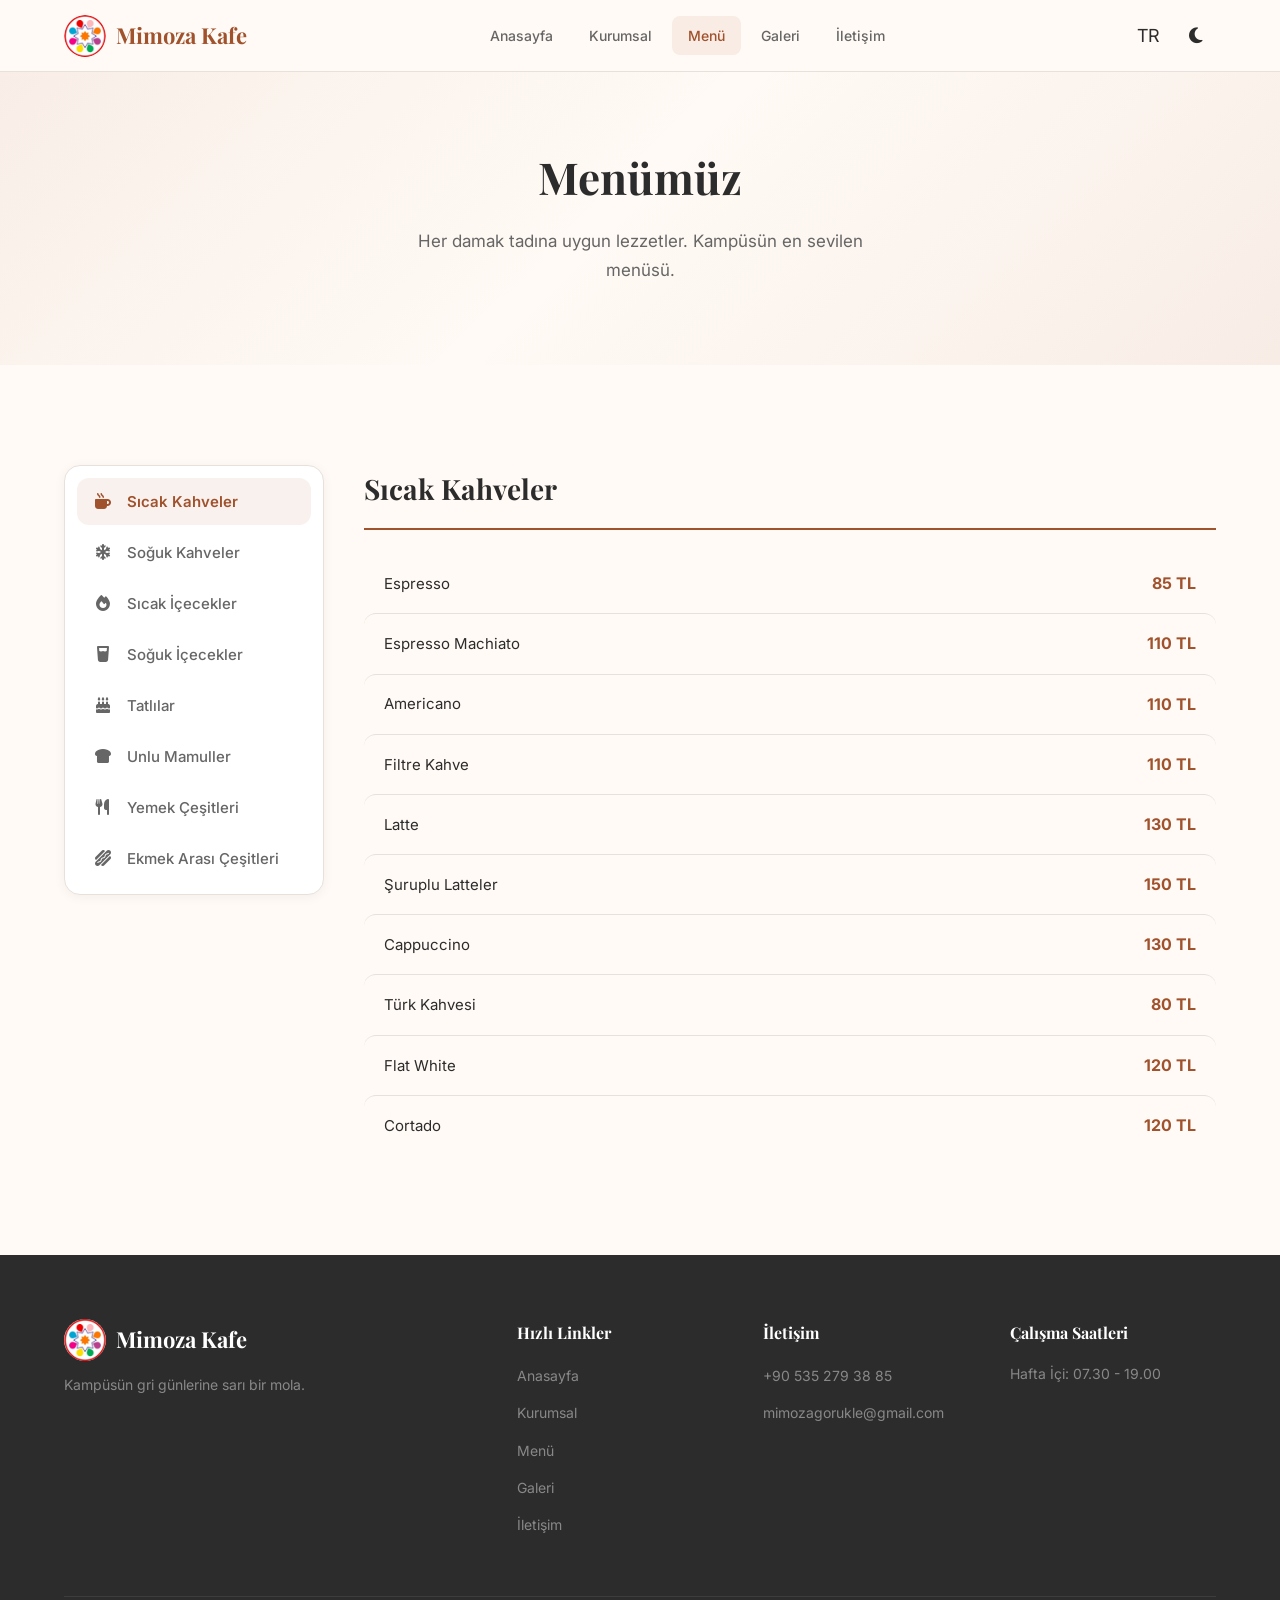
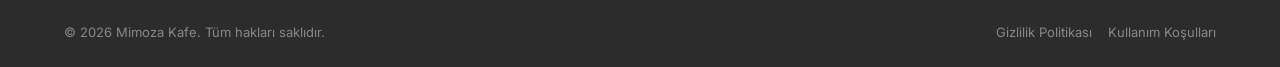
<file: menu.html>
﻿<!DOCTYPE html>
<html lang="tr" data-theme="light">

<head>
  <meta charset="UTF-8">
  <meta name="viewport" content="width=device-width, initial-scale=1.0">
  <title>Menümüz — Mimoza Kafe / Kampüsün Sarı Molası</title>
  <meta name="description"
    content="Mimoza Kafe'nin özenle hazırlanan sıcak/soğuk kahveleri, lezzetli tatlıları ve kampüs içi yiyecek menüsünü inceleyin.">
  <meta name="author" content="Mimoza Kafe">
  <meta name="theme-color" content="#a0522d">
  <link rel="canonical" href="https://resonant-frangollo-cd8391.netlify.app/menu">
  <link rel="icon" href="images/logo.webp" type="image/svg+xml">
  <link rel="apple-touch-icon" href="images/logo.webp">
  <meta property="og:title" content="Menümüz - Mimoza Kafe">
  <meta property="og:description" content="Sıcak/soğuk kahveler, lezzetli tatlılar, doyurucu yemekler ve daha fazlası.">
  <meta property="og:type" content="website">
  <meta property="og:url" content="https://resonant-frangollo-cd8391.netlify.app/menu">
  <meta property="og:image" content="https://resonant-frangollo-cd8391.netlify.app/images/logo.webp">
  <meta property="og:locale" content="tr_TR">
  <meta name="twitter:card" content="summary_large_image">
  <meta name="twitter:title" content="Menümüz - Mimoza Kafe">
  <meta name="twitter:description" content="Her damak tadına uygun lezzetler.">
  <link rel="preconnect" href="https://fonts.googleapis.com">
  <link rel="preconnect" href="https://fonts.gstatic.com" crossorigin>
  <link rel="preload" as="style" href="https://fonts.googleapis.com/css2?family=Playfair+Display:wght@400;500;600;700&family=Inter:wght@300;400;500;600;700&display=swap">
  <link rel="stylesheet" href="https://fonts.googleapis.com/css2?family=Playfair+Display:wght@400;500;600;700&family=Inter:wght@300;400;500;600;700&display=swap" media="print" onload="this.media='all'">
  <link rel="preconnect" href="https://cdnjs.cloudflare.com">
  <link rel="stylesheet" href="https://cdnjs.cloudflare.com/ajax/libs/font-awesome/6.5.0/css/all.min.css" media="print" onload="this.media='all'">
  <link rel="stylesheet" href="css/ortak.css">
  <link rel="stylesheet" href="css/menu.css">
  <script async src="https://www.googletagmanager.com/gtag/js?id=G-E82VGXR2VX"></script>
  <script>window.dataLayer = window.dataLayer || []; function gtag() { dataLayer.push(arguments); } gtag('js', new Date()); gtag('config', 'G-E82VGXR2VX');</script>
</head>

<body>
  <a href="#main" class="skip-link" data-i18n="skipLink">Ana içeriğe geç</a>
  <header class="header" role="banner">
    <div class="container">
      <a href="index.html" class="header-logo" aria-label="Mimoza Kafe Ana Sayfa">
        <img src="images/logo.webp" alt="Mimoza Kafe Logo" class="header-logo-img" width="42" height="42"
          loading="eager">
        <span>Mimoza Kafe</span>
      </a>
      <nav class="nav" id="mainNav" role="navigation" aria-label="Ana navigasyon">
        <a href="index.html" data-i18n="navHome">Anasayfa</a>
        <a href="kurumsal.html" data-i18n="navAbout">Kurumsal</a>
        <a href="menu.html" class="active" data-i18n="navMenu">Menü</a>
        <a href="galeri.html" data-i18n="navGallery">Galeri</a>
        <a href="iletisim.html" data-i18n="navContact">İletişim</a>
      </nav>
      <div class="header-controls">
        <button class="header-btn" id="langToggle" aria-label="Dil değiştir / Switch language" title="EN">
          <span id="langLabel">TR</span>
        </button>
        <button class="header-btn" id="themeToggle" aria-label="Karanlık modu değiştir">
          <i class="fas fa-moon" id="themeIcon"></i>
        </button>
        <button class="header-btn hamburger" id="hamburgerBtn" aria-label="Menüyü aç/kapat" aria-expanded="false"
          aria-controls="mainNav">
          <i class="fas fa-bars" id="hamburgerIcon"></i>
        </button>
      </div>
    </div>
  </header>
  <main id="main" role="main">
    <section class="page-hero">
      <div class="container">
        <h1 data-i18n="menuPageTitle">Menümüz</h1>
        <p data-i18n="menuPageDesc">Her damak tadına uygun lezzetler. Kampüsün en sevilen menüsü.</p>
      </div>
    </section>
    <section class="section" id="menuSection" aria-labelledby="menu-main-title">
      <div class="container">
        <div class="menu-layout">
          <aside class="menu-sidebar" role="tablist" aria-label="Menu categories">
            <button class="menu-nav-btn active" role="tab" aria-selected="true" aria-controls="panel-hot-coffee" data-category="hot-coffee">
              <i class="fas fa-mug-hot"></i>
              <span data-i18n="catHotCoffee">Sıcak Kahveler</span>
            </button>
            <button class="menu-nav-btn" role="tab" aria-selected="false" aria-controls="panel-cold-coffee" data-category="cold-coffee">
              <i class="fas fa-snowflake"></i>
              <span data-i18n="catColdCoffee">Soğuk Kahveler</span>
            </button>
            <button class="menu-nav-btn" role="tab" aria-selected="false" aria-controls="panel-hot-drinks" data-category="hot-drinks">
              <i class="fas fa-fire"></i>
              <span data-i18n="catHotDrinks">Sıcak İçecekler</span>
            </button>
            <button class="menu-nav-btn" role="tab" aria-selected="false" aria-controls="panel-cold-drinks" data-category="cold-drinks">
              <i class="fas fa-glass-water"></i>
              <span data-i18n="catColdDrinks">Soğuk İçecekler</span>
            </button>
            <button class="menu-nav-btn" role="tab" aria-selected="false" aria-controls="panel-desserts" data-category="desserts">
              <i class="fas fa-cake"></i>
              <span data-i18n="catDesserts">Tatlılar</span>
            </button>
            <button class="menu-nav-btn" role="tab" aria-selected="false" aria-controls="panel-pastry" data-category="pastry">
              <i class="fas fa-bread-slice"></i>
              <span data-i18n="catPastry">Unlu Mamuller</span>
            </button>
            <button class="menu-nav-btn" role="tab" aria-selected="false" aria-controls="panel-meals" data-category="meals">
              <i class="fas fa-utensils"></i>
              <span data-i18n="catMeals">Yemek Çeşitleri</span>
            </button>
            <button class="menu-nav-btn" role="tab" aria-selected="false" aria-controls="panel-sandwiches" data-category="sandwiches">
              <i class="fas fa-hotdog"></i>
              <span data-i18n="catSandwiches">Ekmek Arası Çeşitleri</span>
            </button>
          </aside>
          <div class="menu-content">
            <div class="menu-panel active" id="panel-hot-coffee" role="tabpanel" data-category="hot-coffee">
              <h2 class="menu-panel-title" data-i18n="catHotCoffee">Sıcak Kahveler</h2>
              <div class="menu-panel-items">
                <div class="menu-item"><span data-i18n="miEspresso">Espresso</span><span class="menu-item-price">85 TL</span></div>
                <div class="menu-item"><span data-i18n="miMachiatto">Espresso Machiato</span><span class="menu-item-price">110 TL</span></div>
                <div class="menu-item"><span data-i18n="miAmericano">Americano</span><span class="menu-item-price">110 TL</span></div>
                <div class="menu-item"><span data-i18n="miFilter">Filtre Kahve</span><span class="menu-item-price">110 TL</span></div>
                <div class="menu-item"><span data-i18n="miLatte">Latte</span><span class="menu-item-price">130 TL</span></div>
                <div class="menu-item"><span data-i18n="miSyrupLatte">Şuruplu Latteler</span><span class="menu-item-price">150 TL</span></div>
                <div class="menu-item"><span data-i18n="miCappuccino">Cappuccino</span><span class="menu-item-price">130 TL</span></div>
                <div class="menu-item"><span data-i18n="miTurkish">Türk Kahvesi</span><span class="menu-item-price">80 TL</span></div>
                <div class="menu-item"><span data-i18n="miFlatWhite">Flat White</span><span class="menu-item-price">120 TL</span></div>
                <div class="menu-item"><span data-i18n="miCortado">Cortado</span><span class="menu-item-price">120 TL</span></div>
              </div>
            </div>
            <div class="menu-panel" id="panel-cold-coffee" role="tabpanel" data-category="cold-coffee">
              <h2 class="menu-panel-title" data-i18n="catColdCoffee">Soğuk Kahveler</h2>
              <div class="menu-panel-items">
                <div class="menu-item"><span data-i18n="miIcedAmericano">Iced Americano</span><span class="menu-item-price">120 TL</span></div>
                <div class="menu-item"><span data-i18n="miIcedLatte">Iced Latte</span><span class="menu-item-price">140 TL</span></div>
                <div class="menu-item"><span data-i18n="miIcedMocha">Iced Mocha</span><span class="menu-item-price">150 TL</span></div>
                <div class="menu-item"><span data-i18n="miColdBrew">Cold Brew</span><span class="menu-item-price">130 TL</span></div>
                <div class="menu-item"><span data-i18n="miFrappe">Frappe</span><span class="menu-item-price">160 TL</span></div>
              </div>
            </div>
            <div class="menu-panel" id="panel-hot-drinks" role="tabpanel" data-category="hot-drinks">
              <h2 class="menu-panel-title" data-i18n="catHotDrinks">Sıcak İçecekler</h2>
              <div class="menu-panel-items">
                <div class="menu-item"><span data-i18n="miTea">Çay</span><span class="menu-item-price">25 TL</span></div>
                <div class="menu-item"><span data-i18n="miPackedTea">Paket Çaylar</span><span class="menu-item-price">30 TL</span></div>
                <div class="menu-item"><span data-i18n="miNescafe">Nescafe</span><span class="menu-item-price">35 TL</span></div>
                <div class="menu-item"><span data-i18n="miHotChoc">Sıcak Çikolata</span><span class="menu-item-price">100 TL</span></div>
                <div class="menu-item"><span data-i18n="miSahlep">Sahlep</span><span class="menu-item-price">100 TL</span></div>
              </div>
            </div>
            <div class="menu-panel" id="panel-cold-drinks" role="tabpanel" data-category="cold-drinks">
              <h2 class="menu-panel-title" data-i18n="catColdDrinks">Soğuk İçecekler</h2>
              <div class="menu-panel-items">
                <div class="menu-item"><span data-i18n="miPlainSoda">Sade Soda</span><span class="menu-item-price">25 TL</span></div>
                <div class="menu-item"><span data-i18n="miFruitSoda">Meyveli Soda</span><span class="menu-item-price">30 TL</span></div>
                <div class="menu-item"><span data-i18n="miCannedDrinks">Kutu İçecekler</span><span class="menu-item-price">70 TL</span></div>
                <div class="menu-item"><span data-i18n="miGazoz">Gazoz</span><span class="menu-item-price">50 TL</span></div>
                <div class="menu-item"><span data-i18n="miLemonade">Limonata</span><span class="menu-item-price">50 TL</span></div>
                <div class="menu-item"><span data-i18n="miAyran">Ayran</span><span class="menu-item-price">25 TL</span></div>
                <div class="menu-item"><span data-i18n="miWater">Su</span><span class="menu-item-price">15 TL</span></div>
              </div>
            </div>
            <div class="menu-panel" id="panel-desserts" role="tabpanel" data-category="desserts">
              <h2 class="menu-panel-title" data-i18n="catDesserts">Tatlılar</h2>
              <div class="menu-panel-items">
                <div class="menu-item"><span data-i18n="miTrilece">Trileçe</span><span class="menu-item-price">80 TL</span></div>
                <div class="menu-item"><span data-i18n="miEclair">Ekler</span><span class="menu-item-price">50 TL</span></div>
                <div class="menu-item"><span data-i18n="miCheesecake">Orman Meyveli Cheesecake</span><span class="menu-item-price">180 TL</span></div>
                <div class="menu-item"><span data-i18n="miBrownie">Çikolatalı Browni</span><span class="menu-item-price">150 TL</span></div>
                <div class="menu-item"><span data-i18n="miWhiteBrownie">Beyaz Çikolatalı Browni</span><span class="menu-item-price">210 TL</span></div>
                <div class="menu-item"><span data-i18n="miPistachioCake">Fıstıklı Çikolatalı Pasta</span><span class="menu-item-price">180 TL</span></div>
                <div class="menu-item"><span data-i18n="miRaspRoll">Frambuazlı Rulo Pasta</span><span class="menu-item-price">180 TL</span></div>
                <div class="menu-item"><span data-i18n="miBlackForest">Karaorman Pasta</span><span class="menu-item-price">160 TL</span></div>
                <div class="menu-item"><span data-i18n="miMosaic">Mozaik Pasta</span><span class="menu-item-price">160 TL</span></div>
                <div class="menu-item"><span data-i18n="miCroquant">Krokanlı Pasta</span><span class="menu-item-price">160 TL</span></div>
              </div>
            </div>
            <div class="menu-panel" id="panel-pastry" role="tabpanel" data-category="pastry">
              <h2 class="menu-panel-title" data-i18n="catPastry">Unlu Mamuller</h2>
              <div class="menu-panel-items">
                <div class="menu-item"><span data-i18n="miPogaca">Poğaça</span><span class="menu-item-price">35 TL</span></div>
                <div class="menu-item"><span data-i18n="miBorek">Börek</span><span class="menu-item-price">25 TL</span></div>
              </div>
            </div>
            <div class="menu-panel" id="panel-meals" role="tabpanel" data-category="meals">
              <h2 class="menu-panel-title" data-i18n="catMeals">Yemek Çeşitleri</h2>
              <div class="menu-panel-items">
                <div class="menu-item"><span data-i18n="miSoup">Çorba Çeşitleri</span><span class="menu-item-price">100 TL</span></div>
                <div class="menu-item"><span data-i18n="miChickenRice">Tavuklu Pilav + Ayran</span><span class="menu-item-price">120 TL</span></div>
                <div class="menu-item"><span data-i18n="miPasta">Soslu Makarna</span><span class="menu-item-price">90 TL</span></div>
                <div class="menu-item"><span data-i18n="miDoner">Tavuk Döner Porsiyon</span><span class="menu-item-price">200 TL</span></div>
                <div class="menu-item"><span data-i18n="miFries">Patates Porsiyon</span><span class="menu-item-price">100 TL</span></div>
                <div class="menu-item"><span data-i18n="miConeFries">Patates Külah</span><span class="menu-item-price">60 TL</span></div>
                <div class="menu-item"><span data-i18n="miSalad">Salata Çeşitleri</span><span class="menu-item-price">80 TL</span></div>
              </div>
            </div>
            <div class="menu-panel" id="panel-sandwiches" role="tabpanel" data-category="sandwiches">
              <h2 class="menu-panel-title" data-i18n="catSandwiches">Ekmek Arası Çeşitleri</h2>
              <div class="menu-panel-items">
                <div class="menu-item"><span data-i18n="miDonerBread">Ekmek Arası Döner + Ayran</span><span class="menu-item-price">140 TL</span></div>
                <div class="menu-item"><span data-i18n="miKofteBread">Ekmek Arası Köfte + Ayran</span><span class="menu-item-price">140 TL</span></div>
                <div class="menu-item"><span data-i18n="miNuggetBread">Ekmek Arası Nugget + Ayran</span><span class="menu-item-price">140 TL</span></div>
                <div class="menu-item"><span data-i18n="miPatso">Patso + Ayran</span><span class="menu-item-price">120 TL</span></div>
                <div class="menu-item"><span data-i18n="miKumru">Kumru + Ayran</span><span class="menu-item-price">140 TL</span></div>
                <div class="menu-item"><span data-i18n="miSandwich">Sandviç + Ayran</span><span class="menu-item-price">100 TL</span></div>
                <div class="menu-item"><span data-i18n="miToast">Tost + Ayran</span><span class="menu-item-price">120 TL</span></div>
              </div>
            </div>
          </div>
        </div>
      </div>
    </section>
  </main>
  <footer class="footer" role="contentinfo">
    <div class="container">
      <div class="footer-grid">
        <div class="footer-brand">
          <a href="index.html" class="header-logo" aria-label="Mimoza Kafe">
            <img src="images/logo.webp" alt="Mimoza Kafe Logo" class="header-logo-img" width="42" height="42"
              loading="lazy">
            <span>Mimoza Kafe</span>
          </a>
          <p data-i18n="footerDesc">Kampüsün gri günlerine sarı bir mola.</p>
        </div>
        <div>
          <h4 data-i18n="footerQuick">Hızlı Linkler</h4>
          <ul>
            <li><a href="index.html" data-i18n="navHome">Anasayfa</a></li>
            <li><a href="kurumsal.html" data-i18n="navAbout">Kurumsal</a></li>
            <li><a href="menu.html" data-i18n="navMenu">Menü</a></li>
            <li><a href="galeri.html" data-i18n="navGallery">Galeri</a></li>
            <li><a href="iletisim.html" data-i18n="navContact">İletişim</a></li>
          </ul>
        </div>
        <div>
          <h4 data-i18n="footerContact">İletişim</h4>
          <ul>
            <li><a href="tel:+905352793885">+90 535 279 38 85</a></li>
            <li><a href="mailto:mimozagorukle@gmail.com">mimozagorukle@gmail.com</a></li>
          </ul>
        </div>
        <div>
          <h4 data-i18n="footerHours">Çalışma Saatleri</h4>
          <ul>
            <li class="footer-text" data-i18n="footerWeekdays">Hafta İçi: 07.30 - 19.00</li>
          </ul>
        </div>
      </div>
      <div class="footer-bottom">
        <p>© 2026 Mimoza Kafe. <span data-i18n="footerRights">Tüm hakları saklıdır.</span></p>
        <div class="footer-bottom-links">
          <a href="#" data-i18n="footerPrivacy">Gizlilik Politikası</a>
          <a href="#" data-i18n="footerTerms">Kullanım Koşulları</a>
        </div>
      </div>
    </div>
  </footer>
  <button class="to-top" id="toTopBtn" aria-label="Yukarı çık"><i class="fas fa-arrow-up"></i></button>
  <script src="js/ortak.js" defer></script>
  <script src="js/menu.js" defer></script>
</body>

</html>
</file>
<file: css/ortak.css>
/* ============================================
   Mimoza Kafe — Ortak (Shared) Styles
   ============================================ */


*,
*::before,
*::after {
  margin: 0;
  padding: 0;
  box-sizing: border-box
}


:root {
  --primary: #a0522d;
  --primary-hover: #8b4513;
  --primary-light: #d4a373;
  --primary-bg: rgba(160, 82, 45, 0.08);
  --bg: #fffaf5;
  --surface: #fff;
  --text: #2c2c2c;
  --text-secondary: #666;
  --text-muted: #999;
  --border: #e8e0da;
  --shadow: 0 2px 20px rgba(0, 0, 0, 0.06);
  --shadow-hover: 0 8px 32px rgba(0, 0, 0, 0.1);
  --radius: 14px;
  --radius-sm: 8px;
  --footer-bg: #2c2c2c;
  --footer-text: #ddd;
  --footer-text-muted: #888;
  --font-serif: 'Playfair Display', serif;
  --font-sans: 'Inter', sans-serif;
  --transition: 0.3s ease;
  --max-width: 1200px;
  --nav-height: 72px
}

[data-theme=dark] {
  --primary: #d4a373;
  --primary-hover: #e0b98a;
  --primary-light: #a0522d;
  --primary-bg: rgba(212, 163, 115, 0.1);
  --bg: #1a1a1a;
  --surface: #2a2a2a;
  --text: #e8e8e8;
  --text-secondary: #aaa;
  --text-muted: #777;
  --border: #333;
  --shadow: 0 2px 20px rgba(0, 0, 0, 0.3);
  --shadow-hover: 0 8px 32px rgba(0, 0, 0, 0.4);
  --footer-bg: #111;
  --footer-text: #ccc;
  --footer-text-muted: #666
}


html {
  scroll-behavior: smooth;
  scroll-padding-top: var(--nav-height)
}

body {
  font-family: var(--font-sans);
  color: var(--text);
  background: var(--bg);
  line-height: 1.7;
  transition: background var(--transition), color var(--transition);
  -webkit-font-smoothing: antialiased
}

a {
  color: inherit;
  text-decoration: none
}

img {
  display: block;
  max-width: 100%;
  height: auto
}

button {
  cursor: pointer;
  font-family: inherit
}

ul {
  list-style: none
}

.container {
  max-width: var(--max-width);
  margin: 0 auto;
  padding: 0 24px
}

.sr-only {
  position: absolute;
  width: 1px;
  height: 1px;
  padding: 0;
  margin: -1px;
  overflow: hidden;
  clip: rect(0, 0, 0, 0);
  white-space: nowrap;
  border: 0
}

.skip-link {
  position: absolute;
  top: -100%;
  left: 8px;
  z-index: 10000;
  padding: 12px 24px;
  background: var(--primary);
  color: #fff;
  border-radius: 0 0 var(--radius-sm) var(--radius-sm);
  font-weight: 600;
  transition: top .2s
}

.skip-link:focus {
  top: 0
}


.section-label {
  font-size: 13px;
  font-weight: 600;
  text-transform: uppercase;
  letter-spacing: 2px;
  color: var(--primary);
  margin-bottom: 8px
}

.section-title {
  font-family: var(--font-serif);
  font-size: 40px;
  color: var(--text);
  margin-bottom: 12px;
  line-height: 1.2
}

.section-desc {
  color: var(--text-secondary);
  font-size: 17px;
  max-width: 600px
}

.section-header {
  text-align: center;
  margin-bottom: 56px
}

.section-header .section-desc {
  margin: 0 auto
}


.sr-reveal {
  opacity: 0;
  transform: translateY(30px);
  transition: opacity .7s ease, transform .7s ease
}

.sr-reveal.visible {
  opacity: 1;
  transform: translateY(0)
}


.btn {
  display: inline-flex;
  align-items: center;
  gap: 8px;
  padding: 12px 28px;
  border-radius: 50px;
  font-weight: 600;
  font-size: 14px;
  border: none;
  transition: all var(--transition);
  letter-spacing: .3px
}

.btn-primary {
  background: var(--primary);
  color: #fff
}

.btn-primary:hover,
.btn-primary:focus-visible {
  background: var(--primary-hover);
  transform: translateY(-2px);
  box-shadow: 0 4px 16px rgba(160, 82, 45, 0.3)
}

.btn-outline {
  background: transparent;
  color: var(--primary);
  border: 2px solid var(--primary)
}

.btn-outline:hover,
.btn-outline:focus-visible {
  background: var(--primary);
  color: #fff;
  transform: translateY(-2px)
}


.section {
  padding: 100px 0
}

.has-bg {
  background: var(--primary-bg)
}


.header {
  position: fixed;
  top: 0;
  left: 0;
  right: 0;
  z-index: 1000;
  background: var(--bg);
  border-bottom: 1px solid var(--border);
  transition: background var(--transition), border-color var(--transition);
  height: var(--nav-height)
}

.header .container {
  display: flex;
  align-items: center;
  justify-content: space-between;
  height: 100%
}

.header-logo {
  display: flex;
  align-items: center;
  gap: 10px;
  font-family: var(--font-serif);
  font-size: 22px;
  font-weight: 700;
  color: var(--primary);
  white-space: nowrap
}

.header-logo-img {
  width: 42px;
  height: 42px;
  border-radius: 50%;
  object-fit: cover
}

.header-controls {
  display: flex;
  align-items: center;
  gap: 8px
}

.header-btn {
  background: none;
  border: none;
  width: 40px;
  height: 40px;
  border-radius: 50%;
  display: flex;
  align-items: center;
  justify-content: center;
  color: var(--text);
  font-size: 18px;
  transition: all var(--transition)
}

.header-btn:hover {
  background: var(--primary-bg);
  color: var(--primary)
}


.nav {
  display: flex;
  align-items: center;
  gap: 4px
}

.nav a {
  padding: 8px 16px;
  font-size: 14px;
  font-weight: 500;
  color: var(--text-secondary);
  border-radius: var(--radius-sm);
  transition: all var(--transition)
}

.nav a:hover,
.nav a.active {
  color: var(--primary);
  background: var(--primary-bg)
}

.hamburger {
  display: none
}


.page-hero {
  padding: 140px 0 80px;
  text-align: center;
  background: linear-gradient(135deg, var(--primary-bg) 0%, transparent 50%, var(--primary-bg) 100%)
}

.page-hero h1 {
  font-family: var(--font-serif);
  font-size: 44px;
  color: var(--text);
  margin-bottom: 12px
}

.page-hero p {
  color: var(--text-secondary);
  font-size: 17px;
  max-width: 500px;
  margin: 0 auto
}


.footer {
  background: var(--footer-bg);
  color: var(--footer-text);
  padding: 64px 0 0;
  margin-top: 0
}

.footer-grid {
  display: grid;
  grid-template-columns: 2fr 1fr 1fr 1fr;
  gap: 40px
}

.footer-brand .header-logo {
  color: #fff;
  margin-bottom: 12px
}

.footer-brand p {
  font-size: 14px;
  color: var(--footer-text-muted);
  line-height: 1.7
}

.footer h4 {
  font-family: var(--font-serif);
  font-size: 16px;
  color: #fff;
  margin-bottom: 16px
}

.footer ul li {
  margin-bottom: 10px
}

.footer ul a,
.footer-text {
  font-size: 14px;
  color: var(--footer-text-muted);
  transition: color var(--transition)
}

.footer ul a:hover {
  color: var(--primary-light)
}

.footer-bottom {
  border-top: 1px solid rgba(255, 255, 255, 0.08);
  margin-top: 48px;
  padding: 24px 0;
  display: flex;
  align-items: center;
  justify-content: space-between;
  flex-wrap: wrap;
  gap: 16px
}

.footer-bottom p {
  font-size: 13px;
  color: var(--footer-text-muted)
}

.footer-bottom-links {
  display: flex;
  gap: 16px
}

.footer-bottom-links a {
  font-size: 13px;
  color: var(--footer-text-muted);
  transition: color var(--transition)
}

.footer-bottom-links a:hover {
  color: var(--primary-light)
}


.to-top {
  position: fixed;
  bottom: 32px;
  right: 32px;
  width: 48px;
  height: 48px;
  border-radius: 50%;
  background: var(--primary);
  color: #fff;
  border: none;
  font-size: 20px;
  display: flex;
  align-items: center;
  justify-content: center;
  box-shadow: 0 4px 16px rgba(160, 82, 45, 0.3);
  opacity: 0;
  pointer-events: none;
  transition: all var(--transition);
  z-index: 999
}

.to-top.visible {
  opacity: 1;
  pointer-events: all
}

.to-top:hover {
  transform: translateY(-4px);
  box-shadow: 0 8px 24px rgba(160, 82, 45, 0.4)
}

/* ============================================
   ORTAK RESPONSIVE
   ============================================ */

@media(max-width:1024px) {
  .footer-grid {
    grid-template-columns: 1fr 1fr;
    gap: 32px
  }
}

@media(max-width:768px) {
  .section {
    padding: 64px 0
  }

  .section-title {
    font-size: 30px
  }

  .section-header {
    margin-bottom: 40px
  }

  .container {
    padding: 0 16px
  }

  .nav {
    position: fixed;
    top: var(--nav-height);
    left: 0;
    right: 0;
    background: var(--bg);
    flex-direction: column;
    padding: 16px 24px 24px;
    border-bottom: 1px solid var(--border);
    box-shadow: var(--shadow);
    display: none;
    z-index: 999
  }

  .nav.active {
    display: flex
  }

  .nav a {
    padding: 12px 16px;
    width: 100%;
    font-size: 16px
  }

  .hamburger {
    display: flex
  }

  .footer-grid {
    grid-template-columns: 1fr;
    text-align: center
  }

  .footer-brand .header-logo {
    justify-content: center
  }

  .footer-bottom {
    flex-direction: column;
    text-align: center
  }
}

@media(min-width:769px)and(max-width:1024px) {
  .footer-grid {
    grid-template-columns: 1fr 1fr
  }
}

@media(prefers-reduced-motion:reduce) {

  *,
  *::before,
  *::after {
    animation-duration: .01ms !important;
    animation-iteration-count: 1 !important;
    transition-duration: .01ms !important;
    scroll-behavior: auto !important
  }
}
</file>
<file: css/anasayfa.css>
/* ============================================
   Mimoza Kafe — Anasayfa Styles
   ============================================ */


.hero {
  min-height: 100vh;
  display: flex;
  align-items: center;
  padding-top: var(--nav-height);
  background: linear-gradient(135deg, var(--primary-bg) 0%, transparent 50%, var(--primary-bg) 100%);
  position: relative;
  overflow: hidden
}

.hero::before {
  content: '';
  position: absolute;
  top: -50%;
  right: -20%;
  width: 600px;
  height: 600px;
  border-radius: 50%;
  background: radial-gradient(circle, rgba(160, 82, 45, 0.06) 0%, transparent 70%);
  pointer-events: none
}

.hero .container {
  display: grid;
  grid-template-columns: 1fr 1fr;
  gap: 60px;
  align-items: center;
  position: relative;
  z-index: 1
}

.hero-badge {
  display: inline-flex;
  align-items: center;
  gap: 6px;
  padding: 6px 16px;
  background: var(--primary-bg);
  color: var(--primary);
  border-radius: 50px;
  font-size: 13px;
  font-weight: 600;
  margin-bottom: 20px
}

.hero-title {
  font-family: var(--font-serif);
  font-size: 56px;
  line-height: 1.1;
  color: var(--text);
  margin-bottom: 16px
}

.hero-title span {
  color: var(--primary)
}

.hero-desc {
  font-size: 18px;
  color: var(--text-secondary);
  line-height: 1.8;
  margin-bottom: 32px;
  max-width: 520px
}

.hero-actions {
  display: flex;
  gap: 16px;
  flex-wrap: wrap
}

.hero-image {
  position: relative;
  display: flex;
  align-items: center;
  justify-content: center
}

.hero-img-wrap {
  position: relative;
  border-radius: var(--radius);
  overflow: hidden;
  box-shadow: var(--shadow-hover);
  aspect-ratio: 4/3;
  width: 100%;
  max-width: 500px
}

.hero-img-wrap img {
  width: 100%;
  height: 100%;
  object-fit: cover
}

.hero-img-wrap::after {
  content: '';
  position: absolute;
  inset: 0;
  border-radius: var(--radius);
  border: 2px solid var(--border)
}

.hero-floating {
  position: absolute;
  bottom: -16px;
  right: -16px;
  background: var(--surface);
  border-radius: var(--radius);
  padding: 16px 20px;
  box-shadow: var(--shadow-hover);
  display: flex;
  align-items: center;
  gap: 12px;
  border: 1px solid var(--border)
}

.hero-floating-icon {
  width: 44px;
  height: 44px;
  border-radius: 50%;
  background: var(--primary-bg);
  display: flex;
  align-items: center;
  justify-content: center;
  color: var(--primary);
  font-size: 20px
}

.hero-floating-text {
  font-size: 13px;
  color: var(--text-secondary)
}

.hero-floating-text strong {
  display: block;
  font-size: 16px;
  color: var(--text)
}


.about-grid {
  display: grid;
  grid-template-columns: 1fr 1fr;
  gap: 60px;
  align-items: center
}

.about-image {
  border-radius: var(--radius);
  overflow: hidden;
  box-shadow: var(--shadow);
  aspect-ratio: 4/3
}

.about-image img {
  width: 100%;
  height: 100%;
  object-fit: cover;
  transition: transform .6s ease
}

.about-image:hover img {
  transform: scale(1.04)
}

.about-content .section-title {
  margin-top: 0
}

.about-text {
  color: var(--text-secondary);
  font-size: 16px;
  margin-bottom: 16px
}

.about-features {
  display: grid;
  grid-template-columns: 1fr 1fr;
  gap: 16px;
  margin-top: 24px
}

.about-feature {
  display: flex;
  align-items: center;
  gap: 12px;
  padding: 12px 16px;
  background: var(--primary-bg);
  border-radius: var(--radius-sm);
  font-size: 14px;
  font-weight: 500;
  color: var(--text)
}


.cta-banner {
  background: linear-gradient(135deg, var(--primary), #8b4513);
  border-radius: var(--radius);
  padding: 60px;
  display: flex;
  flex-direction: column;
  align-items: center;
  justify-content: center;
  text-align: center;
  color: #fff;
  overflow: hidden;
  position: relative
}

.cta-banner::before {
  content: '';
  position: absolute;
  top: -50%;
  right: -20%;
  width: 400px;
  height: 400px;
  border-radius: 50%;
  background: rgba(255, 255, 255, 0.04);
  pointer-events: none
}

.cta-banner h2 {
  font-family: var(--font-serif);
  font-size: 36px;
  margin-bottom: 12px
}

.cta-banner p {
  font-size: 17px;
  opacity: .9;
  margin-bottom: 28px;
  max-width: 500px
}

.cta-banner .btn {
  background: #fff;
  color: var(--primary)
}

.cta-banner .btn:hover {
  background: var(--primary-light);
  color: #fff;
  transform: translateY(-2px)
}


@media(max-width:1024px) {
  .hero .container {
    grid-template-columns: 1fr;
    text-align: center;
    gap: 40px
  }

  .hero-desc {
    margin: 0 auto 32px
  }

  .hero-actions {
    justify-content: center
  }

  .hero-img-wrap {
    margin: 0 auto
  }

  .hero-floating {
    display: none
  }

  .about-grid {
    grid-template-columns: 1fr;
    gap: 40px
  }

  .about-image {
    order: -1
  }
}

@media(max-width:768px) {
  .hero-title {
    font-size: 34px
  }

  .hero-desc {
    font-size: 16px
  }

.about-btn {
  margin-top: 24px
}

.about-features {
    grid-template-columns: 1fr
  }

  .cta-banner {
    padding: 40px 24px
  }

  .cta-banner h2 {
    font-size: 26px
  }
}

@media(min-width:769px)and(max-width:1024px) {
  .hero-title {
    font-size: 44px
  }
}
</file>
<file: css/iletisim.css>
/* ============================================
   Mimoza Kafe — İletişim Styles
   ============================================ */

.contact-grid {
  display: grid;
  grid-template-columns: 1fr 1fr;
  gap: 48px
}

.contact-form {
  background: var(--surface);
  padding: 40px;
  border-radius: var(--radius);
  border: 1px solid var(--border);
  box-shadow: var(--shadow)
}

.form-group {
  margin-bottom: 20px
}

.form-label {
  display: block;
  font-size: 14px;
  font-weight: 600;
  margin-bottom: 6px;
  color: var(--text)
}

.form-label .required {
  color: #e74c3c;
  margin-left: 2px
}

.form-control {
  width: 100%;
  padding: 12px 16px;
  border: 2px solid var(--border);
  border-radius: var(--radius-sm);
  font-size: 15px;
  font-family: var(--font-sans);
  background: var(--bg);
  color: var(--text);
  transition: border-color var(--transition);
  outline: none
}

.form-control:focus {
  border-color: var(--primary)
}

.form-control.error {
  border-color: #e74c3c
}

.form-error {
  font-size: 13px;
  color: #e74c3c;
  margin-top: 4px;
  display: none
}

.form-control.error+.form-error {
  display: block
}

textarea.form-control {
  min-height: 120px;
  resize: vertical
}

.form-submit {
  width: 100%;
  padding: 14px;
  font-size: 16px
}

.form-success {
  display: none;
  text-align: center;
  padding: 40px 20px
}

.form-success.active {
  display: block
}

.form-success i {
  font-size: 48px;
  color: #2ecc71;
  margin-bottom: 16px
}

.form-success h3 {
  font-family: var(--font-serif);
  font-size: 24px;
  color: var(--text);
  margin-bottom: 8px
}

.form-success p {
  color: var(--text-secondary)
}

.contact-info {
  display: flex;
  flex-direction: column;
  gap: 24px
}

.contact-card {
  background: var(--surface);
  padding: 24px;
  border-radius: var(--radius);
  border: 1px solid var(--border);
  box-shadow: var(--shadow);
  display: flex;
  align-items: flex-start;
  gap: 16px;
  transition: transform var(--transition)
}

.contact-card:hover {
  transform: translateY(-3px)
}

.contact-card-icon {
  width: 48px;
  height: 48px;
  border-radius: 50%;
  background: var(--primary-bg);
  display: flex;
  align-items: center;
  justify-content: center;
  color: var(--primary);
  font-size: 20px;
  flex-shrink: 0
}

.contact-card-title {
  font-weight: 600;
  color: var(--text);
  margin-bottom: 4px;
  font-size: inherit
}

.contact-card-text {
  font-size: 14px;
  color: var(--text-secondary);
  line-height: 1.6
}

.contact-card-text a {
  color: var(--primary);
  font-weight: 500
}

.contact-card-text a:hover {
  text-decoration: underline
}

.contact-social {
  margin-top: 8px
}

.contact-social-title {
  font-weight: 600;
  color: var(--text);
  margin-bottom: 12px
}

.contact-social-links {
  display: flex;
  gap: 12px
}

.contact-social-links a {
  width: 44px;
  height: 44px;
  border-radius: 50%;
  background: var(--primary-bg);
  display: flex;
  align-items: center;
  justify-content: center;
  color: var(--primary);
  font-size: 18px;
  transition: all var(--transition)
}

.contact-social-links a:hover {
  background: var(--primary);
  color: #fff;
  transform: translateY(-3px)
}

.map-wrap {
  margin-top: 48px;
  border-radius: var(--radius);
  overflow: hidden;
  box-shadow: var(--shadow)
}

.map-wrap iframe {
  width: 100%;
  height: 350px;
  border: 0;
  display: block
}

@media(max-width:1024px) {
  .contact-grid {
    grid-template-columns: 1fr
  }
}

@media(max-width:768px) {
  .contact-form {
    padding: 24px
  }

  .map-wrap iframe {
    height: 250px
  }
}
</file>
<file: css/kurumsal.css>
/* ============================================
   Mimoza Kafe — Kurumsal Styles
   ============================================ */

.about-content {
  max-width: 800px;
  margin: 0 auto
}

.about-content p {
  color: var(--text-secondary);
  font-size: 17px;
  line-height: 1.9;
  margin-bottom: 20px
}

.about-content .section-header {
  margin-bottom: 32px
}

.values-grid {
  display: grid;
  grid-template-columns: repeat(3, 1fr);
  gap: 24px;
  margin-top: 60px
}

.value-card {
  background: var(--surface);
  border-radius: var(--radius);
  padding: 32px 24px;
  text-align: center;
  border: 1px solid var(--border);
  box-shadow: var(--shadow);
  transition: all var(--transition)
}

.value-card:hover {
  transform: translateY(-6px);
  box-shadow: var(--shadow-hover)
}

.value-icon {
  width: 64px;
  height: 64px;
  border-radius: 50%;
  background: var(--primary-bg);
  display: flex;
  align-items: center;
  justify-content: center;
  margin: 0 auto 16px;
  color: var(--primary);
  font-size: 26px
}

.value-card h3 {
  font-family: var(--font-serif);
  font-size: 20px;
  color: var(--text);
  margin-bottom: 8px
}

.value-card p {
  font-size: 14px;
  color: var(--text-secondary);
  line-height: 1.6
}

@media(max-width:1024px) {
  .values-grid {
    grid-template-columns: repeat(2, 1fr)
  }
}

@media(max-width:768px) {
  .values-grid {
    grid-template-columns: 1fr
  }
}
</file>
<file: css/menu.css>
.menu-layout {
  display: flex;
  gap: 40px;
  align-items: flex-start
}

.menu-sidebar {
  width: 260px;
  flex-shrink: 0;
  display: flex;
  flex-direction: column;
  gap: 4px;
  background: var(--surface);
  border-radius: 16px;
  border: 1px solid var(--border);
  box-shadow: 0 2px 12px rgba(0, 0, 0, 0.05);
  padding: 12px;
  position: sticky;
  top: calc(var(--nav-height) + 32px)
}

.menu-nav-btn {
  width: 100%;
  display: flex;
  align-items: center;
  gap: 14px;
  padding: 14px 16px;
  border: none;
  border-radius: 12px;
  background: none;
  cursor: pointer;
  font-family: inherit;
  font-size: 15px;
  font-weight: 500;
  color: var(--text-secondary);
  text-align: left;
  transition: all .25s ease
}

.menu-nav-btn:hover {
  background: var(--primary-bg);
  color: var(--text)
}

.menu-nav-btn.active {
  background: var(--primary-bg);
  color: var(--primary);
  font-weight: 600
}

.menu-nav-btn i {
  width: 20px;
  text-align: center;
  font-size: 16px;
  flex-shrink: 0
}

.menu-content {
  flex: 1;
  min-width: 0
}

.menu-panel {
  display: none
}

.menu-panel.active {
  display: block;
  animation: menuFadeIn .35s ease both
}

@keyframes menuFadeIn {
  from {
    opacity: 0;
    transform: translateY(12px)
  }
  to {
    opacity: 1;
    transform: translateY(0)
  }
}

.menu-panel-title {
  font-family: var(--font-serif);
  font-size: 28px;
  color: var(--text);
  margin-bottom: 24px;
  padding-bottom: 16px;
  border-bottom: 2px solid var(--primary)
}

.menu-panel-items {
  display: flex;
  flex-direction: column
}

.menu-item {
  display: flex;
  justify-content: space-between;
  align-items: center;
  padding: 16px 20px;
  border-radius: 12px;
  font-size: 15px;
  color: var(--text);
  transition: background .2s ease
}

.menu-item:hover {
  background: var(--primary-bg)
}

.menu-item + .menu-item {
  border-top: 1px solid var(--border)
}

.menu-item-price {
  color: var(--primary);
  font-weight: 700;
  font-size: 16px;
  white-space: nowrap;
  margin-left: 16px
}

@media(max-width:1024px) {
  .menu-layout {
    flex-direction: column;
    gap: 24px
  }

  .menu-sidebar {
    width: 100%;
    flex-direction: row;
    flex-wrap: wrap;
    justify-content: center;
    gap: 8px;
    padding: 16px;
    position: static;
    background: var(--primary-bg);
    border: 1px solid var(--border);
    border-radius: 16px;
    box-shadow: none;
    overflow: visible
  }

  .menu-nav-btn {
    width: auto;
    flex: 0 1 auto;
    white-space: nowrap;
    padding: 10px 20px;
    border-radius: 50px;
    border: 1.5px solid var(--border);
    background: var(--bg);
    color: var(--text);
    font-size: 14px;
    font-weight: 500;
    gap: 8px;
    justify-content: center;
    min-height: 42px
  }

  .menu-nav-btn:hover {
    background: var(--primary);
    border-color: var(--primary);
    color: #fff
  }

  .menu-nav-btn.active {
    background: var(--primary);
    border-color: var(--primary);
    color: #fff;
    font-weight: 600
  }

  .menu-nav-btn i {
    width: 16px;
    font-size: 14px
  }

  .menu-panel-title {
    font-size: 24px;
    margin-bottom: 20px
  }

  .menu-item {
    padding: 14px 16px;
    font-size: 14px
  }
}
</file>
